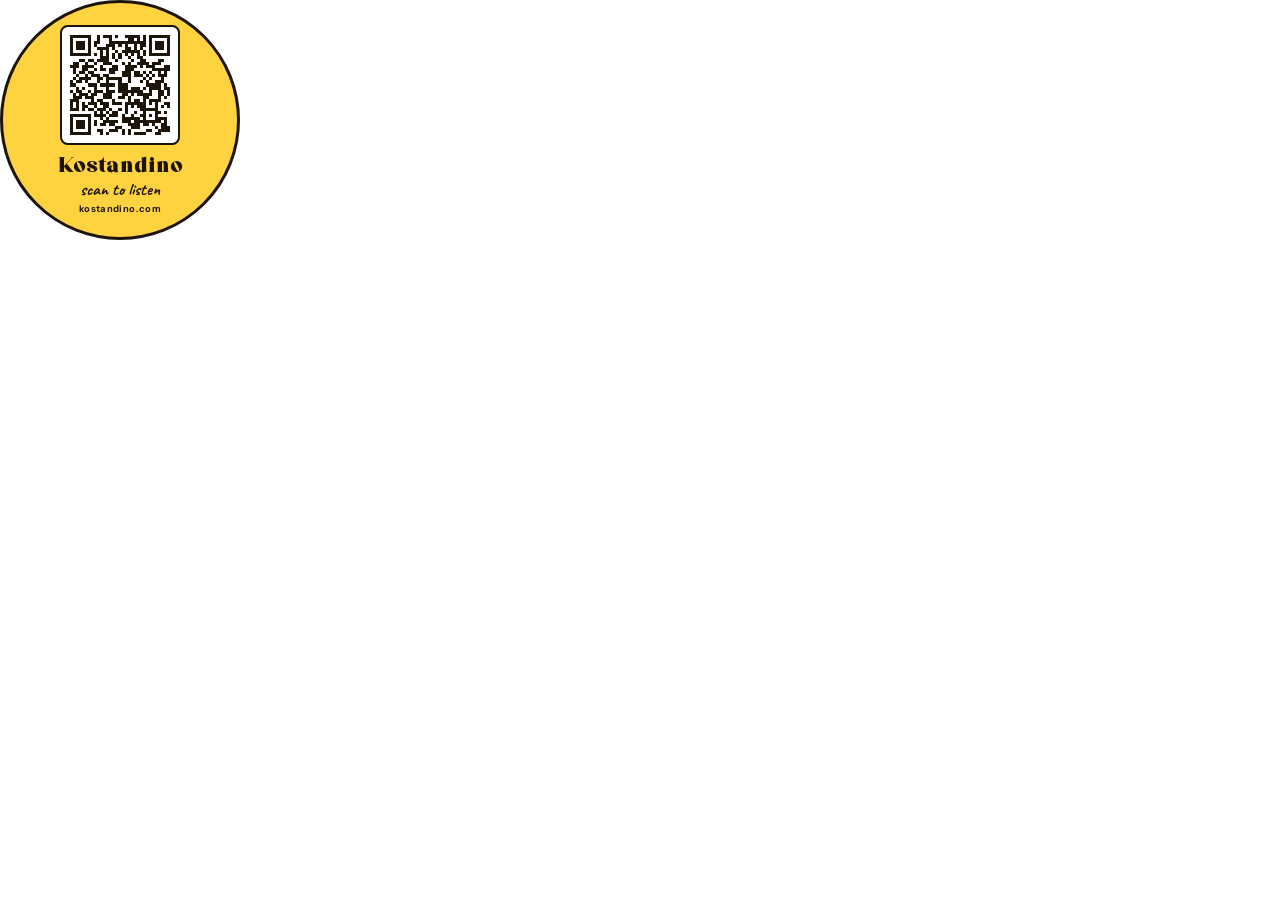
<file: print/sticker-round.html>
<!doctype html>
<html lang="en"><head><meta charset="utf-8"><title>Rabbit Hole stickers</title>
<link rel="preconnect" href="https://fonts.googleapis.com">
<link href="https://fonts.googleapis.com/css2?family=Caveat:wght@700&family=DM+Sans:opsz,wght@9..40,500;9..40,700&display=swap" rel="stylesheet">
<style>
@font-face { font-family: 'Strider'; src: url('../assets/fonts/Strider.otf') format('opentype'); }
:root { --bg:#f7ecd4; --ink:#1d1509; --pop:#ffd23f; --accent:#f2611d; }
* { box-sizing: border-box; margin: 0; }
html, body { background: #fff; -webkit-print-color-adjust: exact; print-color-adjust: exact; }
.sq { width: 3in; height: 3in; background: var(--bg); color: var(--ink); border-radius: .18in; overflow: hidden;
  display: grid; grid-template-rows: 1.55in 1fr; font-family: 'DM Sans', sans-serif; position: relative; }
.sq img { width: 100%; height: 100%; object-fit: cover; object-position: center 35%; display: block; }
.sq .bottom { display: grid; grid-template-columns: 1.1in 1fr; gap: .12in; padding: .14in .16in; align-items: center; }
.sq svg { width: 1.1in; height: 1.1in; display: block; background: #fff; padding: .07in; border: 2.5px solid var(--ink); border-radius: .08in; }
.sq .title { font-family: 'Strider', serif; font-size: 25pt; line-height: .95; }
.sq .who { font-family: 'Caveat', cursive; font-weight: 700; font-size: 15pt; line-height: 1; margin-bottom: .04in; }
.sq .scan { font-weight: 700; font-size: 7.6pt; letter-spacing: .04em; text-transform: uppercase; margin-top: .08in; }
.sq .url { font-size: 7.6pt; opacity: .75; }
.sq .new { position: absolute; top: .12in; right: -.3in; background: var(--pop); color: var(--ink); border: 2.5px solid var(--ink);
  font-family: 'Caveat', cursive; font-weight: 700; font-size: 12pt; line-height: 1; padding: .05in .45in; transform: rotate(14deg); }
.rd { width: 2.5in; height: 2.5in; border-radius: 50%; background: var(--pop); color: var(--ink); border: 3px solid var(--ink);
  display: grid; place-items: center; align-content: center; gap: .05in; font-family: 'DM Sans', sans-serif; text-align: center; }
.rd svg { width: 1.25in; height: 1.25in; display: block; background: #fff; padding: .08in; border: 2.5px solid var(--ink); border-radius: .08in; }
.rd .who { font-family: 'Strider', serif; font-size: 16pt; line-height: 1; margin-top: .06in; }
.rd .scan { font-family: 'Caveat', cursive; font-weight: 700; font-size: 13pt; line-height: 1; }
.rd .url { font-size: 7pt; font-weight: 700; letter-spacing: .04em; }
@page { size: letter; margin: 0; }
.sheet { width: 8.5in; height: 11in; page-break-after: always; display: grid; place-content: center; gap: .3in; }
.sheet.squares { grid-template-columns: repeat(2, 3in); }
.sheet.rounds { grid-template-columns: repeat(3, 2.5in); }
.single { width: max-content; }
</style></head><body>
<div class="single"><div class="rd"><svg viewBox="0 0 33 33" shape-rendering="crispEdges" xmlns="http://www.w3.org/2000/svg" class="segno"><path class="qrline" stroke="#1d1509" d="M0 0.5h7m2 0h1m1 0h3m1 0h1m2 0h5m1 0h1m1 0h7m-33 1h1m5 0h1m2 0h1m3 0h1m5 0h2m1 0h1m1 0h1m1 0h1m5 0h1m-33 1h1m1 0h3m1 0h1m1 0h2m3 0h12m1 0h1m1 0h3m1 0h1m-33 1h1m1 0h3m1 0h1m1 0h1m3 0h3m1 0h1m1 0h1m2 0h1m1 0h2m1 0h1m1 0h3m1 0h1m-33 1h1m1 0h3m1 0h1m2 0h4m1 0h1m3 0h2m1 0h1m1 0h1m2 0h1m1 0h3m1 0h1m-33 1h1m5 0h1m3 0h1m1 0h1m2 0h1m1 0h6m1 0h1m1 0h1m5 0h1m-33 1h7m1 0h1m1 0h1m1 0h1m1 0h1m1 0h1m1 0h1m1 0h1m1 0h1m1 0h1m1 0h7m-23 1h3m1 0h1m1 0h1m2 0h1m2 0h2m-21 1h2m1 0h2m1 0h4m2 0h1m4 0h1m2 0h2m4 0h2m-30 1h2m2 0h1m2 0h1m2 0h3m3 0h1m1 0h1m2 0h4m1 0h3m-30 1h3m1 0h4m2 0h1m3 0h2m2 0h4m1 0h1m1 0h3m3 0h2m-32 1h1m2 0h2m2 0h1m1 0h2m1 0h3m2 0h3m6 0h6m-32 1h1m1 0h2m1 0h2m5 0h2m2 0h3m1 0h2m1 0h1m1 0h1m2 0h1m1 0h1m-30 1h1m2 0h1m1 0h3m1 0h2m4 0h3m1 0h3m1 0h1m1 0h1m1 0h3m-31 1h1m1 0h4m2 0h2m1 0h5m2 0h1m4 0h1m1 0h1m3 0h1m-31 1h1m1 0h2m1 0h1m3 0h1m2 0h1m3 0h1m2 0h1m3 0h1m1 0h1m2 0h3m-31 1h2m4 0h3m1 0h5m1 0h3m6 0h5m1 0h1m-30 1h1m1 0h1m3 0h1m3 0h1m3 0h3m1 0h3m1 0h1m1 0h4m1 0h2m-33 1h1m1 0h2m2 0h1m1 0h3m1 0h3m1 0h8m2 0h1m2 0h2m1 0h1m-32 1h1m1 0h3m1 0h2m2 0h3m3 0h2m1 0h1m1 0h5m2 0h2m1 0h1m-32 1h3m1 0h3m3 0h3m2 0h2m1 0h1m4 0h2m3 0h1m1 0h1m-32 1h3m4 0h1m1 0h2m3 0h1m4 0h1m1 0h2m1 0h1m1 0h4m-30 1h1m1 0h1m1 0h1m1 0h3m1 0h3m1 0h3m1 0h7m1 0h1m1 0h1m2 0h2m-33 1h1m1 0h1m1 0h2m2 0h1m2 0h2m5 0h1m1 0h1m1 0h3m3 0h1m1 0h1m1 0h1m-33 1h3m1 0h1m1 0h2m1 0h3m1 0h1m2 0h1m1 0h1m4 0h6m-21 1h1m1 0h1m1 0h1m1 0h2m2 0h1m2 0h1m2 0h1m3 0h2m1 0h1m-32 1h7m1 0h4m1 0h3m1 0h1m2 0h1m2 0h2m1 0h1m1 0h1m-29 1h1m5 0h1m3 0h1m1 0h1m4 0h6m1 0h1m3 0h4m-32 1h1m1 0h3m1 0h1m1 0h1m2 0h5m1 0h3m1 0h9m1 0h1m-32 1h1m1 0h3m1 0h1m1 0h1m1 0h2m1 0h2m4 0h4m1 0h2m1 0h1m2 0h2m-32 1h1m1 0h3m1 0h1m8 0h2m3 0h3m5 0h1m1 0h3m-33 1h1m5 0h1m2 0h2m2 0h3m1 0h1m1 0h1m5 0h2m2 0h4m-33 1h7m3 0h1m1 0h1m4 0h1m1 0h1m1 0h4m3 0h2"/></svg><div class="who">Kostandino</div><div class="scan">scan to listen</div><div class="url">kostandino.com</div></div></div></body></html>
</file>
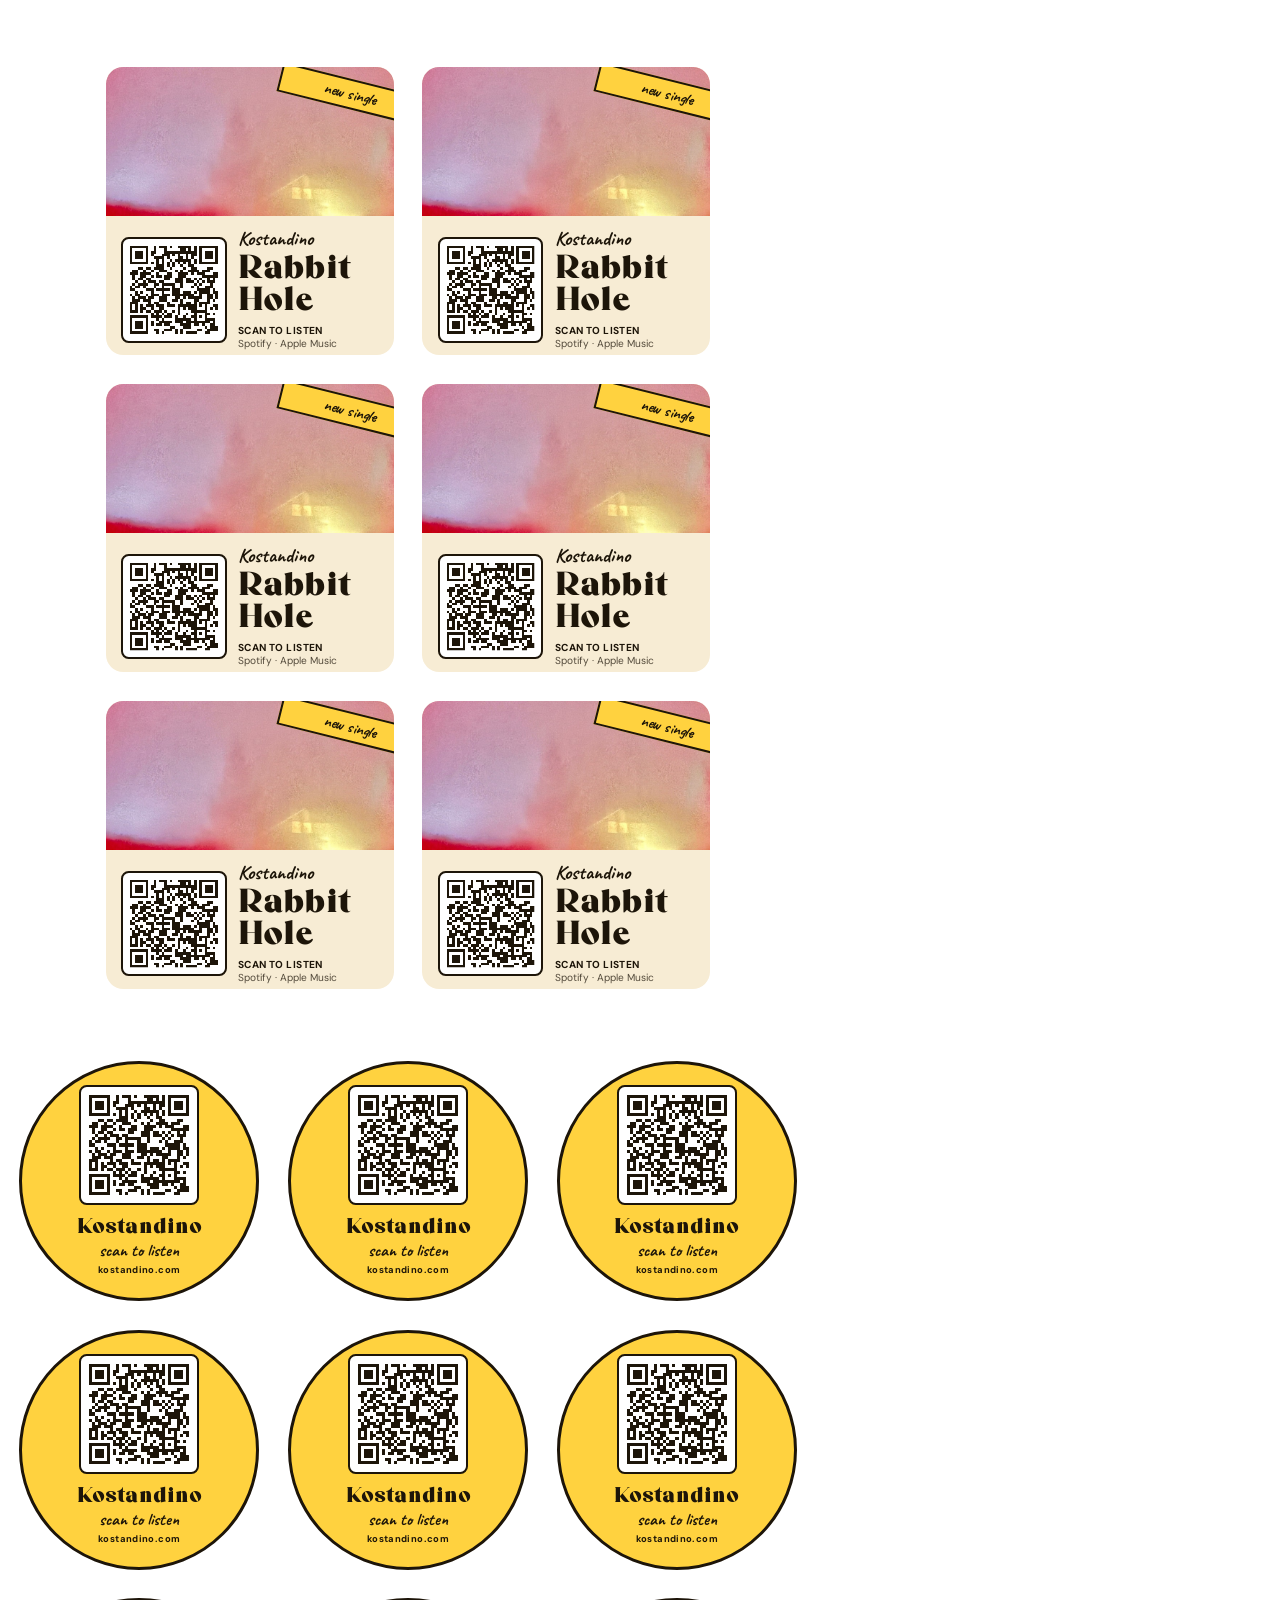
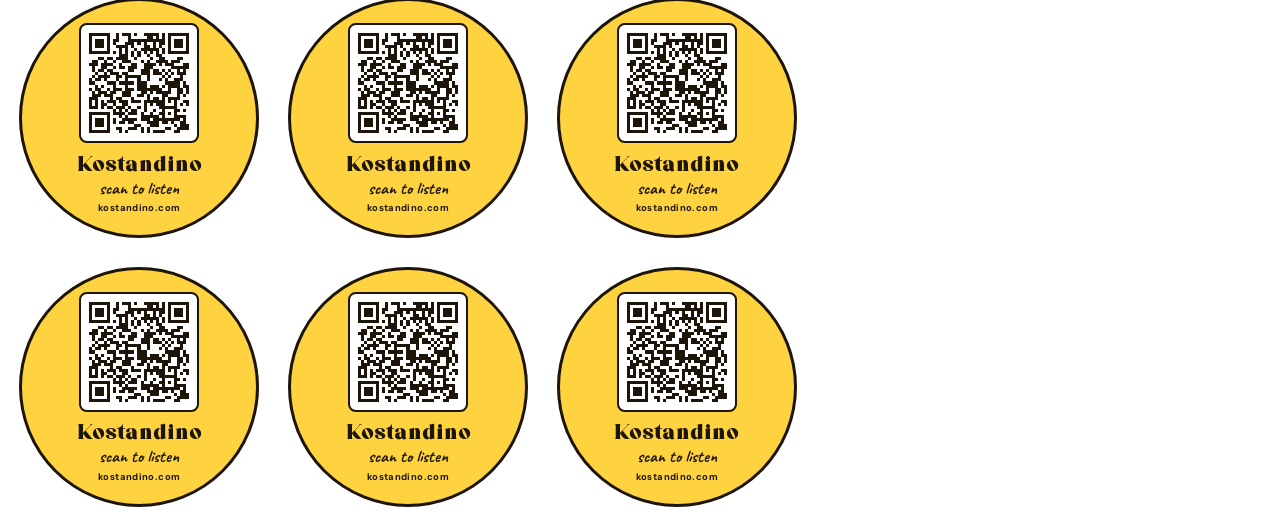
<file: print/sticker-sheet.html>
<!doctype html>
<html lang="en"><head><meta charset="utf-8"><title>Rabbit Hole stickers</title>
<link rel="preconnect" href="https://fonts.googleapis.com">
<link href="https://fonts.googleapis.com/css2?family=Caveat:wght@700&family=DM+Sans:opsz,wght@9..40,500;9..40,700&display=swap" rel="stylesheet">
<style>
@font-face { font-family: 'Strider'; src: url('../assets/fonts/Strider.otf') format('opentype'); }
:root { --bg:#f7ecd4; --ink:#1d1509; --pop:#ffd23f; --accent:#f2611d; }
* { box-sizing: border-box; margin: 0; }
html, body { background: #fff; -webkit-print-color-adjust: exact; print-color-adjust: exact; }
.sq { width: 3in; height: 3in; background: var(--bg); color: var(--ink); border-radius: .18in; overflow: hidden;
  display: grid; grid-template-rows: 1.55in 1fr; font-family: 'DM Sans', sans-serif; position: relative; }
.sq img { width: 100%; height: 100%; object-fit: cover; object-position: center 35%; display: block; }
.sq .bottom { display: grid; grid-template-columns: 1.1in 1fr; gap: .12in; padding: .14in .16in; align-items: center; }
.sq svg { width: 1.1in; height: 1.1in; display: block; background: #fff; padding: .07in; border: 2.5px solid var(--ink); border-radius: .08in; }
.sq .title { font-family: 'Strider', serif; font-size: 25pt; line-height: .95; }
.sq .who { font-family: 'Caveat', cursive; font-weight: 700; font-size: 15pt; line-height: 1; margin-bottom: .04in; }
.sq .scan { font-weight: 700; font-size: 7.6pt; letter-spacing: .04em; text-transform: uppercase; margin-top: .08in; }
.sq .url { font-size: 7.6pt; opacity: .75; }
.sq .new { position: absolute; top: .12in; right: -.3in; background: var(--pop); color: var(--ink); border: 2.5px solid var(--ink);
  font-family: 'Caveat', cursive; font-weight: 700; font-size: 12pt; line-height: 1; padding: .05in .45in; transform: rotate(14deg); }
.rd { width: 2.5in; height: 2.5in; border-radius: 50%; background: var(--pop); color: var(--ink); border: 3px solid var(--ink);
  display: grid; place-items: center; align-content: center; gap: .05in; font-family: 'DM Sans', sans-serif; text-align: center; }
.rd svg { width: 1.25in; height: 1.25in; display: block; background: #fff; padding: .08in; border: 2.5px solid var(--ink); border-radius: .08in; }
.rd .who { font-family: 'Strider', serif; font-size: 16pt; line-height: 1; margin-top: .06in; }
.rd .scan { font-family: 'Caveat', cursive; font-weight: 700; font-size: 13pt; line-height: 1; }
.rd .url { font-size: 7pt; font-weight: 700; letter-spacing: .04em; }
@page { size: letter; margin: 0; }
.sheet { width: 8.5in; height: 11in; page-break-after: always; display: grid; place-content: center; gap: .3in; }
.sheet.squares { grid-template-columns: repeat(2, 3in); }
.sheet.rounds { grid-template-columns: repeat(3, 2.5in); }
.single { width: max-content; }
</style></head><body>
<div class="sheet squares"><div class="sq"><img src="../assets/img/covers/rabbit-hole.jpg" alt="">
  <span class="new">new single</span>
  <div class="bottom"><svg viewBox="0 0 33 33" shape-rendering="crispEdges" xmlns="http://www.w3.org/2000/svg" class="segno"><path class="qrline" stroke="#1d1509" d="M0 0.5h7m2 0h1m1 0h3m1 0h1m2 0h5m1 0h1m1 0h7m-33 1h1m5 0h1m2 0h1m3 0h1m5 0h2m1 0h1m1 0h1m1 0h1m5 0h1m-33 1h1m1 0h3m1 0h1m1 0h2m3 0h12m1 0h1m1 0h3m1 0h1m-33 1h1m1 0h3m1 0h1m1 0h1m3 0h3m1 0h1m1 0h1m2 0h1m1 0h2m1 0h1m1 0h3m1 0h1m-33 1h1m1 0h3m1 0h1m2 0h4m1 0h1m3 0h2m1 0h1m1 0h1m2 0h1m1 0h3m1 0h1m-33 1h1m5 0h1m3 0h1m1 0h1m2 0h1m1 0h6m1 0h1m1 0h1m5 0h1m-33 1h7m1 0h1m1 0h1m1 0h1m1 0h1m1 0h1m1 0h1m1 0h1m1 0h1m1 0h1m1 0h7m-23 1h3m1 0h1m1 0h1m2 0h1m2 0h2m-21 1h2m1 0h2m1 0h4m2 0h1m4 0h1m2 0h2m4 0h2m-30 1h2m2 0h1m2 0h1m2 0h3m3 0h1m1 0h1m2 0h4m1 0h3m-30 1h3m1 0h4m2 0h1m3 0h2m2 0h4m1 0h1m1 0h3m3 0h2m-32 1h1m2 0h2m2 0h1m1 0h2m1 0h3m2 0h3m6 0h6m-32 1h1m1 0h2m1 0h2m5 0h2m2 0h3m1 0h2m1 0h1m1 0h1m2 0h1m1 0h1m-30 1h1m2 0h1m1 0h3m1 0h2m4 0h3m1 0h3m1 0h1m1 0h1m1 0h3m-31 1h1m1 0h4m2 0h2m1 0h5m2 0h1m4 0h1m1 0h1m3 0h1m-31 1h1m1 0h2m1 0h1m3 0h1m2 0h1m3 0h1m2 0h1m3 0h1m1 0h1m2 0h3m-31 1h2m4 0h3m1 0h5m1 0h3m6 0h5m1 0h1m-30 1h1m1 0h1m3 0h1m3 0h1m3 0h3m1 0h3m1 0h1m1 0h4m1 0h2m-33 1h1m1 0h2m2 0h1m1 0h3m1 0h3m1 0h8m2 0h1m2 0h2m1 0h1m-32 1h1m1 0h3m1 0h2m2 0h3m3 0h2m1 0h1m1 0h5m2 0h2m1 0h1m-32 1h3m1 0h3m3 0h3m2 0h2m1 0h1m4 0h2m3 0h1m1 0h1m-32 1h3m4 0h1m1 0h2m3 0h1m4 0h1m1 0h2m1 0h1m1 0h4m-30 1h1m1 0h1m1 0h1m1 0h3m1 0h3m1 0h3m1 0h7m1 0h1m1 0h1m2 0h2m-33 1h1m1 0h1m1 0h2m2 0h1m2 0h2m5 0h1m1 0h1m1 0h3m3 0h1m1 0h1m1 0h1m-33 1h3m1 0h1m1 0h2m1 0h3m1 0h1m2 0h1m1 0h1m4 0h6m-21 1h1m1 0h1m1 0h1m1 0h2m2 0h1m2 0h1m2 0h1m3 0h2m1 0h1m-32 1h7m1 0h4m1 0h3m1 0h1m2 0h1m2 0h2m1 0h1m1 0h1m-29 1h1m5 0h1m3 0h1m1 0h1m4 0h6m1 0h1m3 0h4m-32 1h1m1 0h3m1 0h1m1 0h1m2 0h5m1 0h3m1 0h9m1 0h1m-32 1h1m1 0h3m1 0h1m1 0h1m1 0h2m1 0h2m4 0h4m1 0h2m1 0h1m2 0h2m-32 1h1m1 0h3m1 0h1m8 0h2m3 0h3m5 0h1m1 0h3m-33 1h1m5 0h1m2 0h2m2 0h3m1 0h1m1 0h1m5 0h2m2 0h4m-33 1h7m3 0h1m1 0h1m4 0h1m1 0h1m1 0h4m3 0h2"/></svg><div><div class="who">Kostandino</div><div class="title">Rabbit Hole</div>
  <div class="scan">Scan to listen</div><div class="url">Spotify · Apple Music</div></div></div></div><div class="sq"><img src="../assets/img/covers/rabbit-hole.jpg" alt="">
  <span class="new">new single</span>
  <div class="bottom"><svg viewBox="0 0 33 33" shape-rendering="crispEdges" xmlns="http://www.w3.org/2000/svg" class="segno"><path class="qrline" stroke="#1d1509" d="M0 0.5h7m2 0h1m1 0h3m1 0h1m2 0h5m1 0h1m1 0h7m-33 1h1m5 0h1m2 0h1m3 0h1m5 0h2m1 0h1m1 0h1m1 0h1m5 0h1m-33 1h1m1 0h3m1 0h1m1 0h2m3 0h12m1 0h1m1 0h3m1 0h1m-33 1h1m1 0h3m1 0h1m1 0h1m3 0h3m1 0h1m1 0h1m2 0h1m1 0h2m1 0h1m1 0h3m1 0h1m-33 1h1m1 0h3m1 0h1m2 0h4m1 0h1m3 0h2m1 0h1m1 0h1m2 0h1m1 0h3m1 0h1m-33 1h1m5 0h1m3 0h1m1 0h1m2 0h1m1 0h6m1 0h1m1 0h1m5 0h1m-33 1h7m1 0h1m1 0h1m1 0h1m1 0h1m1 0h1m1 0h1m1 0h1m1 0h1m1 0h1m1 0h7m-23 1h3m1 0h1m1 0h1m2 0h1m2 0h2m-21 1h2m1 0h2m1 0h4m2 0h1m4 0h1m2 0h2m4 0h2m-30 1h2m2 0h1m2 0h1m2 0h3m3 0h1m1 0h1m2 0h4m1 0h3m-30 1h3m1 0h4m2 0h1m3 0h2m2 0h4m1 0h1m1 0h3m3 0h2m-32 1h1m2 0h2m2 0h1m1 0h2m1 0h3m2 0h3m6 0h6m-32 1h1m1 0h2m1 0h2m5 0h2m2 0h3m1 0h2m1 0h1m1 0h1m2 0h1m1 0h1m-30 1h1m2 0h1m1 0h3m1 0h2m4 0h3m1 0h3m1 0h1m1 0h1m1 0h3m-31 1h1m1 0h4m2 0h2m1 0h5m2 0h1m4 0h1m1 0h1m3 0h1m-31 1h1m1 0h2m1 0h1m3 0h1m2 0h1m3 0h1m2 0h1m3 0h1m1 0h1m2 0h3m-31 1h2m4 0h3m1 0h5m1 0h3m6 0h5m1 0h1m-30 1h1m1 0h1m3 0h1m3 0h1m3 0h3m1 0h3m1 0h1m1 0h4m1 0h2m-33 1h1m1 0h2m2 0h1m1 0h3m1 0h3m1 0h8m2 0h1m2 0h2m1 0h1m-32 1h1m1 0h3m1 0h2m2 0h3m3 0h2m1 0h1m1 0h5m2 0h2m1 0h1m-32 1h3m1 0h3m3 0h3m2 0h2m1 0h1m4 0h2m3 0h1m1 0h1m-32 1h3m4 0h1m1 0h2m3 0h1m4 0h1m1 0h2m1 0h1m1 0h4m-30 1h1m1 0h1m1 0h1m1 0h3m1 0h3m1 0h3m1 0h7m1 0h1m1 0h1m2 0h2m-33 1h1m1 0h1m1 0h2m2 0h1m2 0h2m5 0h1m1 0h1m1 0h3m3 0h1m1 0h1m1 0h1m-33 1h3m1 0h1m1 0h2m1 0h3m1 0h1m2 0h1m1 0h1m4 0h6m-21 1h1m1 0h1m1 0h1m1 0h2m2 0h1m2 0h1m2 0h1m3 0h2m1 0h1m-32 1h7m1 0h4m1 0h3m1 0h1m2 0h1m2 0h2m1 0h1m1 0h1m-29 1h1m5 0h1m3 0h1m1 0h1m4 0h6m1 0h1m3 0h4m-32 1h1m1 0h3m1 0h1m1 0h1m2 0h5m1 0h3m1 0h9m1 0h1m-32 1h1m1 0h3m1 0h1m1 0h1m1 0h2m1 0h2m4 0h4m1 0h2m1 0h1m2 0h2m-32 1h1m1 0h3m1 0h1m8 0h2m3 0h3m5 0h1m1 0h3m-33 1h1m5 0h1m2 0h2m2 0h3m1 0h1m1 0h1m5 0h2m2 0h4m-33 1h7m3 0h1m1 0h1m4 0h1m1 0h1m1 0h4m3 0h2"/></svg><div><div class="who">Kostandino</div><div class="title">Rabbit Hole</div>
  <div class="scan">Scan to listen</div><div class="url">Spotify · Apple Music</div></div></div></div><div class="sq"><img src="../assets/img/covers/rabbit-hole.jpg" alt="">
  <span class="new">new single</span>
  <div class="bottom"><svg viewBox="0 0 33 33" shape-rendering="crispEdges" xmlns="http://www.w3.org/2000/svg" class="segno"><path class="qrline" stroke="#1d1509" d="M0 0.5h7m2 0h1m1 0h3m1 0h1m2 0h5m1 0h1m1 0h7m-33 1h1m5 0h1m2 0h1m3 0h1m5 0h2m1 0h1m1 0h1m1 0h1m5 0h1m-33 1h1m1 0h3m1 0h1m1 0h2m3 0h12m1 0h1m1 0h3m1 0h1m-33 1h1m1 0h3m1 0h1m1 0h1m3 0h3m1 0h1m1 0h1m2 0h1m1 0h2m1 0h1m1 0h3m1 0h1m-33 1h1m1 0h3m1 0h1m2 0h4m1 0h1m3 0h2m1 0h1m1 0h1m2 0h1m1 0h3m1 0h1m-33 1h1m5 0h1m3 0h1m1 0h1m2 0h1m1 0h6m1 0h1m1 0h1m5 0h1m-33 1h7m1 0h1m1 0h1m1 0h1m1 0h1m1 0h1m1 0h1m1 0h1m1 0h1m1 0h1m1 0h7m-23 1h3m1 0h1m1 0h1m2 0h1m2 0h2m-21 1h2m1 0h2m1 0h4m2 0h1m4 0h1m2 0h2m4 0h2m-30 1h2m2 0h1m2 0h1m2 0h3m3 0h1m1 0h1m2 0h4m1 0h3m-30 1h3m1 0h4m2 0h1m3 0h2m2 0h4m1 0h1m1 0h3m3 0h2m-32 1h1m2 0h2m2 0h1m1 0h2m1 0h3m2 0h3m6 0h6m-32 1h1m1 0h2m1 0h2m5 0h2m2 0h3m1 0h2m1 0h1m1 0h1m2 0h1m1 0h1m-30 1h1m2 0h1m1 0h3m1 0h2m4 0h3m1 0h3m1 0h1m1 0h1m1 0h3m-31 1h1m1 0h4m2 0h2m1 0h5m2 0h1m4 0h1m1 0h1m3 0h1m-31 1h1m1 0h2m1 0h1m3 0h1m2 0h1m3 0h1m2 0h1m3 0h1m1 0h1m2 0h3m-31 1h2m4 0h3m1 0h5m1 0h3m6 0h5m1 0h1m-30 1h1m1 0h1m3 0h1m3 0h1m3 0h3m1 0h3m1 0h1m1 0h4m1 0h2m-33 1h1m1 0h2m2 0h1m1 0h3m1 0h3m1 0h8m2 0h1m2 0h2m1 0h1m-32 1h1m1 0h3m1 0h2m2 0h3m3 0h2m1 0h1m1 0h5m2 0h2m1 0h1m-32 1h3m1 0h3m3 0h3m2 0h2m1 0h1m4 0h2m3 0h1m1 0h1m-32 1h3m4 0h1m1 0h2m3 0h1m4 0h1m1 0h2m1 0h1m1 0h4m-30 1h1m1 0h1m1 0h1m1 0h3m1 0h3m1 0h3m1 0h7m1 0h1m1 0h1m2 0h2m-33 1h1m1 0h1m1 0h2m2 0h1m2 0h2m5 0h1m1 0h1m1 0h3m3 0h1m1 0h1m1 0h1m-33 1h3m1 0h1m1 0h2m1 0h3m1 0h1m2 0h1m1 0h1m4 0h6m-21 1h1m1 0h1m1 0h1m1 0h2m2 0h1m2 0h1m2 0h1m3 0h2m1 0h1m-32 1h7m1 0h4m1 0h3m1 0h1m2 0h1m2 0h2m1 0h1m1 0h1m-29 1h1m5 0h1m3 0h1m1 0h1m4 0h6m1 0h1m3 0h4m-32 1h1m1 0h3m1 0h1m1 0h1m2 0h5m1 0h3m1 0h9m1 0h1m-32 1h1m1 0h3m1 0h1m1 0h1m1 0h2m1 0h2m4 0h4m1 0h2m1 0h1m2 0h2m-32 1h1m1 0h3m1 0h1m8 0h2m3 0h3m5 0h1m1 0h3m-33 1h1m5 0h1m2 0h2m2 0h3m1 0h1m1 0h1m5 0h2m2 0h4m-33 1h7m3 0h1m1 0h1m4 0h1m1 0h1m1 0h4m3 0h2"/></svg><div><div class="who">Kostandino</div><div class="title">Rabbit Hole</div>
  <div class="scan">Scan to listen</div><div class="url">Spotify · Apple Music</div></div></div></div><div class="sq"><img src="../assets/img/covers/rabbit-hole.jpg" alt="">
  <span class="new">new single</span>
  <div class="bottom"><svg viewBox="0 0 33 33" shape-rendering="crispEdges" xmlns="http://www.w3.org/2000/svg" class="segno"><path class="qrline" stroke="#1d1509" d="M0 0.5h7m2 0h1m1 0h3m1 0h1m2 0h5m1 0h1m1 0h7m-33 1h1m5 0h1m2 0h1m3 0h1m5 0h2m1 0h1m1 0h1m1 0h1m5 0h1m-33 1h1m1 0h3m1 0h1m1 0h2m3 0h12m1 0h1m1 0h3m1 0h1m-33 1h1m1 0h3m1 0h1m1 0h1m3 0h3m1 0h1m1 0h1m2 0h1m1 0h2m1 0h1m1 0h3m1 0h1m-33 1h1m1 0h3m1 0h1m2 0h4m1 0h1m3 0h2m1 0h1m1 0h1m2 0h1m1 0h3m1 0h1m-33 1h1m5 0h1m3 0h1m1 0h1m2 0h1m1 0h6m1 0h1m1 0h1m5 0h1m-33 1h7m1 0h1m1 0h1m1 0h1m1 0h1m1 0h1m1 0h1m1 0h1m1 0h1m1 0h1m1 0h7m-23 1h3m1 0h1m1 0h1m2 0h1m2 0h2m-21 1h2m1 0h2m1 0h4m2 0h1m4 0h1m2 0h2m4 0h2m-30 1h2m2 0h1m2 0h1m2 0h3m3 0h1m1 0h1m2 0h4m1 0h3m-30 1h3m1 0h4m2 0h1m3 0h2m2 0h4m1 0h1m1 0h3m3 0h2m-32 1h1m2 0h2m2 0h1m1 0h2m1 0h3m2 0h3m6 0h6m-32 1h1m1 0h2m1 0h2m5 0h2m2 0h3m1 0h2m1 0h1m1 0h1m2 0h1m1 0h1m-30 1h1m2 0h1m1 0h3m1 0h2m4 0h3m1 0h3m1 0h1m1 0h1m1 0h3m-31 1h1m1 0h4m2 0h2m1 0h5m2 0h1m4 0h1m1 0h1m3 0h1m-31 1h1m1 0h2m1 0h1m3 0h1m2 0h1m3 0h1m2 0h1m3 0h1m1 0h1m2 0h3m-31 1h2m4 0h3m1 0h5m1 0h3m6 0h5m1 0h1m-30 1h1m1 0h1m3 0h1m3 0h1m3 0h3m1 0h3m1 0h1m1 0h4m1 0h2m-33 1h1m1 0h2m2 0h1m1 0h3m1 0h3m1 0h8m2 0h1m2 0h2m1 0h1m-32 1h1m1 0h3m1 0h2m2 0h3m3 0h2m1 0h1m1 0h5m2 0h2m1 0h1m-32 1h3m1 0h3m3 0h3m2 0h2m1 0h1m4 0h2m3 0h1m1 0h1m-32 1h3m4 0h1m1 0h2m3 0h1m4 0h1m1 0h2m1 0h1m1 0h4m-30 1h1m1 0h1m1 0h1m1 0h3m1 0h3m1 0h3m1 0h7m1 0h1m1 0h1m2 0h2m-33 1h1m1 0h1m1 0h2m2 0h1m2 0h2m5 0h1m1 0h1m1 0h3m3 0h1m1 0h1m1 0h1m-33 1h3m1 0h1m1 0h2m1 0h3m1 0h1m2 0h1m1 0h1m4 0h6m-21 1h1m1 0h1m1 0h1m1 0h2m2 0h1m2 0h1m2 0h1m3 0h2m1 0h1m-32 1h7m1 0h4m1 0h3m1 0h1m2 0h1m2 0h2m1 0h1m1 0h1m-29 1h1m5 0h1m3 0h1m1 0h1m4 0h6m1 0h1m3 0h4m-32 1h1m1 0h3m1 0h1m1 0h1m2 0h5m1 0h3m1 0h9m1 0h1m-32 1h1m1 0h3m1 0h1m1 0h1m1 0h2m1 0h2m4 0h4m1 0h2m1 0h1m2 0h2m-32 1h1m1 0h3m1 0h1m8 0h2m3 0h3m5 0h1m1 0h3m-33 1h1m5 0h1m2 0h2m2 0h3m1 0h1m1 0h1m5 0h2m2 0h4m-33 1h7m3 0h1m1 0h1m4 0h1m1 0h1m1 0h4m3 0h2"/></svg><div><div class="who">Kostandino</div><div class="title">Rabbit Hole</div>
  <div class="scan">Scan to listen</div><div class="url">Spotify · Apple Music</div></div></div></div><div class="sq"><img src="../assets/img/covers/rabbit-hole.jpg" alt="">
  <span class="new">new single</span>
  <div class="bottom"><svg viewBox="0 0 33 33" shape-rendering="crispEdges" xmlns="http://www.w3.org/2000/svg" class="segno"><path class="qrline" stroke="#1d1509" d="M0 0.5h7m2 0h1m1 0h3m1 0h1m2 0h5m1 0h1m1 0h7m-33 1h1m5 0h1m2 0h1m3 0h1m5 0h2m1 0h1m1 0h1m1 0h1m5 0h1m-33 1h1m1 0h3m1 0h1m1 0h2m3 0h12m1 0h1m1 0h3m1 0h1m-33 1h1m1 0h3m1 0h1m1 0h1m3 0h3m1 0h1m1 0h1m2 0h1m1 0h2m1 0h1m1 0h3m1 0h1m-33 1h1m1 0h3m1 0h1m2 0h4m1 0h1m3 0h2m1 0h1m1 0h1m2 0h1m1 0h3m1 0h1m-33 1h1m5 0h1m3 0h1m1 0h1m2 0h1m1 0h6m1 0h1m1 0h1m5 0h1m-33 1h7m1 0h1m1 0h1m1 0h1m1 0h1m1 0h1m1 0h1m1 0h1m1 0h1m1 0h1m1 0h7m-23 1h3m1 0h1m1 0h1m2 0h1m2 0h2m-21 1h2m1 0h2m1 0h4m2 0h1m4 0h1m2 0h2m4 0h2m-30 1h2m2 0h1m2 0h1m2 0h3m3 0h1m1 0h1m2 0h4m1 0h3m-30 1h3m1 0h4m2 0h1m3 0h2m2 0h4m1 0h1m1 0h3m3 0h2m-32 1h1m2 0h2m2 0h1m1 0h2m1 0h3m2 0h3m6 0h6m-32 1h1m1 0h2m1 0h2m5 0h2m2 0h3m1 0h2m1 0h1m1 0h1m2 0h1m1 0h1m-30 1h1m2 0h1m1 0h3m1 0h2m4 0h3m1 0h3m1 0h1m1 0h1m1 0h3m-31 1h1m1 0h4m2 0h2m1 0h5m2 0h1m4 0h1m1 0h1m3 0h1m-31 1h1m1 0h2m1 0h1m3 0h1m2 0h1m3 0h1m2 0h1m3 0h1m1 0h1m2 0h3m-31 1h2m4 0h3m1 0h5m1 0h3m6 0h5m1 0h1m-30 1h1m1 0h1m3 0h1m3 0h1m3 0h3m1 0h3m1 0h1m1 0h4m1 0h2m-33 1h1m1 0h2m2 0h1m1 0h3m1 0h3m1 0h8m2 0h1m2 0h2m1 0h1m-32 1h1m1 0h3m1 0h2m2 0h3m3 0h2m1 0h1m1 0h5m2 0h2m1 0h1m-32 1h3m1 0h3m3 0h3m2 0h2m1 0h1m4 0h2m3 0h1m1 0h1m-32 1h3m4 0h1m1 0h2m3 0h1m4 0h1m1 0h2m1 0h1m1 0h4m-30 1h1m1 0h1m1 0h1m1 0h3m1 0h3m1 0h3m1 0h7m1 0h1m1 0h1m2 0h2m-33 1h1m1 0h1m1 0h2m2 0h1m2 0h2m5 0h1m1 0h1m1 0h3m3 0h1m1 0h1m1 0h1m-33 1h3m1 0h1m1 0h2m1 0h3m1 0h1m2 0h1m1 0h1m4 0h6m-21 1h1m1 0h1m1 0h1m1 0h2m2 0h1m2 0h1m2 0h1m3 0h2m1 0h1m-32 1h7m1 0h4m1 0h3m1 0h1m2 0h1m2 0h2m1 0h1m1 0h1m-29 1h1m5 0h1m3 0h1m1 0h1m4 0h6m1 0h1m3 0h4m-32 1h1m1 0h3m1 0h1m1 0h1m2 0h5m1 0h3m1 0h9m1 0h1m-32 1h1m1 0h3m1 0h1m1 0h1m1 0h2m1 0h2m4 0h4m1 0h2m1 0h1m2 0h2m-32 1h1m1 0h3m1 0h1m8 0h2m3 0h3m5 0h1m1 0h3m-33 1h1m5 0h1m2 0h2m2 0h3m1 0h1m1 0h1m5 0h2m2 0h4m-33 1h7m3 0h1m1 0h1m4 0h1m1 0h1m1 0h4m3 0h2"/></svg><div><div class="who">Kostandino</div><div class="title">Rabbit Hole</div>
  <div class="scan">Scan to listen</div><div class="url">Spotify · Apple Music</div></div></div></div><div class="sq"><img src="../assets/img/covers/rabbit-hole.jpg" alt="">
  <span class="new">new single</span>
  <div class="bottom"><svg viewBox="0 0 33 33" shape-rendering="crispEdges" xmlns="http://www.w3.org/2000/svg" class="segno"><path class="qrline" stroke="#1d1509" d="M0 0.5h7m2 0h1m1 0h3m1 0h1m2 0h5m1 0h1m1 0h7m-33 1h1m5 0h1m2 0h1m3 0h1m5 0h2m1 0h1m1 0h1m1 0h1m5 0h1m-33 1h1m1 0h3m1 0h1m1 0h2m3 0h12m1 0h1m1 0h3m1 0h1m-33 1h1m1 0h3m1 0h1m1 0h1m3 0h3m1 0h1m1 0h1m2 0h1m1 0h2m1 0h1m1 0h3m1 0h1m-33 1h1m1 0h3m1 0h1m2 0h4m1 0h1m3 0h2m1 0h1m1 0h1m2 0h1m1 0h3m1 0h1m-33 1h1m5 0h1m3 0h1m1 0h1m2 0h1m1 0h6m1 0h1m1 0h1m5 0h1m-33 1h7m1 0h1m1 0h1m1 0h1m1 0h1m1 0h1m1 0h1m1 0h1m1 0h1m1 0h1m1 0h7m-23 1h3m1 0h1m1 0h1m2 0h1m2 0h2m-21 1h2m1 0h2m1 0h4m2 0h1m4 0h1m2 0h2m4 0h2m-30 1h2m2 0h1m2 0h1m2 0h3m3 0h1m1 0h1m2 0h4m1 0h3m-30 1h3m1 0h4m2 0h1m3 0h2m2 0h4m1 0h1m1 0h3m3 0h2m-32 1h1m2 0h2m2 0h1m1 0h2m1 0h3m2 0h3m6 0h6m-32 1h1m1 0h2m1 0h2m5 0h2m2 0h3m1 0h2m1 0h1m1 0h1m2 0h1m1 0h1m-30 1h1m2 0h1m1 0h3m1 0h2m4 0h3m1 0h3m1 0h1m1 0h1m1 0h3m-31 1h1m1 0h4m2 0h2m1 0h5m2 0h1m4 0h1m1 0h1m3 0h1m-31 1h1m1 0h2m1 0h1m3 0h1m2 0h1m3 0h1m2 0h1m3 0h1m1 0h1m2 0h3m-31 1h2m4 0h3m1 0h5m1 0h3m6 0h5m1 0h1m-30 1h1m1 0h1m3 0h1m3 0h1m3 0h3m1 0h3m1 0h1m1 0h4m1 0h2m-33 1h1m1 0h2m2 0h1m1 0h3m1 0h3m1 0h8m2 0h1m2 0h2m1 0h1m-32 1h1m1 0h3m1 0h2m2 0h3m3 0h2m1 0h1m1 0h5m2 0h2m1 0h1m-32 1h3m1 0h3m3 0h3m2 0h2m1 0h1m4 0h2m3 0h1m1 0h1m-32 1h3m4 0h1m1 0h2m3 0h1m4 0h1m1 0h2m1 0h1m1 0h4m-30 1h1m1 0h1m1 0h1m1 0h3m1 0h3m1 0h3m1 0h7m1 0h1m1 0h1m2 0h2m-33 1h1m1 0h1m1 0h2m2 0h1m2 0h2m5 0h1m1 0h1m1 0h3m3 0h1m1 0h1m1 0h1m-33 1h3m1 0h1m1 0h2m1 0h3m1 0h1m2 0h1m1 0h1m4 0h6m-21 1h1m1 0h1m1 0h1m1 0h2m2 0h1m2 0h1m2 0h1m3 0h2m1 0h1m-32 1h7m1 0h4m1 0h3m1 0h1m2 0h1m2 0h2m1 0h1m1 0h1m-29 1h1m5 0h1m3 0h1m1 0h1m4 0h6m1 0h1m3 0h4m-32 1h1m1 0h3m1 0h1m1 0h1m2 0h5m1 0h3m1 0h9m1 0h1m-32 1h1m1 0h3m1 0h1m1 0h1m1 0h2m1 0h2m4 0h4m1 0h2m1 0h1m2 0h2m-32 1h1m1 0h3m1 0h1m8 0h2m3 0h3m5 0h1m1 0h3m-33 1h1m5 0h1m2 0h2m2 0h3m1 0h1m1 0h1m5 0h2m2 0h4m-33 1h7m3 0h1m1 0h1m4 0h1m1 0h1m1 0h4m3 0h2"/></svg><div><div class="who">Kostandino</div><div class="title">Rabbit Hole</div>
  <div class="scan">Scan to listen</div><div class="url">Spotify · Apple Music</div></div></div></div></div><div class="sheet rounds"><div class="rd"><svg viewBox="0 0 33 33" shape-rendering="crispEdges" xmlns="http://www.w3.org/2000/svg" class="segno"><path class="qrline" stroke="#1d1509" d="M0 0.5h7m2 0h1m1 0h3m1 0h1m2 0h5m1 0h1m1 0h7m-33 1h1m5 0h1m2 0h1m3 0h1m5 0h2m1 0h1m1 0h1m1 0h1m5 0h1m-33 1h1m1 0h3m1 0h1m1 0h2m3 0h12m1 0h1m1 0h3m1 0h1m-33 1h1m1 0h3m1 0h1m1 0h1m3 0h3m1 0h1m1 0h1m2 0h1m1 0h2m1 0h1m1 0h3m1 0h1m-33 1h1m1 0h3m1 0h1m2 0h4m1 0h1m3 0h2m1 0h1m1 0h1m2 0h1m1 0h3m1 0h1m-33 1h1m5 0h1m3 0h1m1 0h1m2 0h1m1 0h6m1 0h1m1 0h1m5 0h1m-33 1h7m1 0h1m1 0h1m1 0h1m1 0h1m1 0h1m1 0h1m1 0h1m1 0h1m1 0h1m1 0h7m-23 1h3m1 0h1m1 0h1m2 0h1m2 0h2m-21 1h2m1 0h2m1 0h4m2 0h1m4 0h1m2 0h2m4 0h2m-30 1h2m2 0h1m2 0h1m2 0h3m3 0h1m1 0h1m2 0h4m1 0h3m-30 1h3m1 0h4m2 0h1m3 0h2m2 0h4m1 0h1m1 0h3m3 0h2m-32 1h1m2 0h2m2 0h1m1 0h2m1 0h3m2 0h3m6 0h6m-32 1h1m1 0h2m1 0h2m5 0h2m2 0h3m1 0h2m1 0h1m1 0h1m2 0h1m1 0h1m-30 1h1m2 0h1m1 0h3m1 0h2m4 0h3m1 0h3m1 0h1m1 0h1m1 0h3m-31 1h1m1 0h4m2 0h2m1 0h5m2 0h1m4 0h1m1 0h1m3 0h1m-31 1h1m1 0h2m1 0h1m3 0h1m2 0h1m3 0h1m2 0h1m3 0h1m1 0h1m2 0h3m-31 1h2m4 0h3m1 0h5m1 0h3m6 0h5m1 0h1m-30 1h1m1 0h1m3 0h1m3 0h1m3 0h3m1 0h3m1 0h1m1 0h4m1 0h2m-33 1h1m1 0h2m2 0h1m1 0h3m1 0h3m1 0h8m2 0h1m2 0h2m1 0h1m-32 1h1m1 0h3m1 0h2m2 0h3m3 0h2m1 0h1m1 0h5m2 0h2m1 0h1m-32 1h3m1 0h3m3 0h3m2 0h2m1 0h1m4 0h2m3 0h1m1 0h1m-32 1h3m4 0h1m1 0h2m3 0h1m4 0h1m1 0h2m1 0h1m1 0h4m-30 1h1m1 0h1m1 0h1m1 0h3m1 0h3m1 0h3m1 0h7m1 0h1m1 0h1m2 0h2m-33 1h1m1 0h1m1 0h2m2 0h1m2 0h2m5 0h1m1 0h1m1 0h3m3 0h1m1 0h1m1 0h1m-33 1h3m1 0h1m1 0h2m1 0h3m1 0h1m2 0h1m1 0h1m4 0h6m-21 1h1m1 0h1m1 0h1m1 0h2m2 0h1m2 0h1m2 0h1m3 0h2m1 0h1m-32 1h7m1 0h4m1 0h3m1 0h1m2 0h1m2 0h2m1 0h1m1 0h1m-29 1h1m5 0h1m3 0h1m1 0h1m4 0h6m1 0h1m3 0h4m-32 1h1m1 0h3m1 0h1m1 0h1m2 0h5m1 0h3m1 0h9m1 0h1m-32 1h1m1 0h3m1 0h1m1 0h1m1 0h2m1 0h2m4 0h4m1 0h2m1 0h1m2 0h2m-32 1h1m1 0h3m1 0h1m8 0h2m3 0h3m5 0h1m1 0h3m-33 1h1m5 0h1m2 0h2m2 0h3m1 0h1m1 0h1m5 0h2m2 0h4m-33 1h7m3 0h1m1 0h1m4 0h1m1 0h1m1 0h4m3 0h2"/></svg><div class="who">Kostandino</div><div class="scan">scan to listen</div><div class="url">kostandino.com</div></div><div class="rd"><svg viewBox="0 0 33 33" shape-rendering="crispEdges" xmlns="http://www.w3.org/2000/svg" class="segno"><path class="qrline" stroke="#1d1509" d="M0 0.5h7m2 0h1m1 0h3m1 0h1m2 0h5m1 0h1m1 0h7m-33 1h1m5 0h1m2 0h1m3 0h1m5 0h2m1 0h1m1 0h1m1 0h1m5 0h1m-33 1h1m1 0h3m1 0h1m1 0h2m3 0h12m1 0h1m1 0h3m1 0h1m-33 1h1m1 0h3m1 0h1m1 0h1m3 0h3m1 0h1m1 0h1m2 0h1m1 0h2m1 0h1m1 0h3m1 0h1m-33 1h1m1 0h3m1 0h1m2 0h4m1 0h1m3 0h2m1 0h1m1 0h1m2 0h1m1 0h3m1 0h1m-33 1h1m5 0h1m3 0h1m1 0h1m2 0h1m1 0h6m1 0h1m1 0h1m5 0h1m-33 1h7m1 0h1m1 0h1m1 0h1m1 0h1m1 0h1m1 0h1m1 0h1m1 0h1m1 0h1m1 0h7m-23 1h3m1 0h1m1 0h1m2 0h1m2 0h2m-21 1h2m1 0h2m1 0h4m2 0h1m4 0h1m2 0h2m4 0h2m-30 1h2m2 0h1m2 0h1m2 0h3m3 0h1m1 0h1m2 0h4m1 0h3m-30 1h3m1 0h4m2 0h1m3 0h2m2 0h4m1 0h1m1 0h3m3 0h2m-32 1h1m2 0h2m2 0h1m1 0h2m1 0h3m2 0h3m6 0h6m-32 1h1m1 0h2m1 0h2m5 0h2m2 0h3m1 0h2m1 0h1m1 0h1m2 0h1m1 0h1m-30 1h1m2 0h1m1 0h3m1 0h2m4 0h3m1 0h3m1 0h1m1 0h1m1 0h3m-31 1h1m1 0h4m2 0h2m1 0h5m2 0h1m4 0h1m1 0h1m3 0h1m-31 1h1m1 0h2m1 0h1m3 0h1m2 0h1m3 0h1m2 0h1m3 0h1m1 0h1m2 0h3m-31 1h2m4 0h3m1 0h5m1 0h3m6 0h5m1 0h1m-30 1h1m1 0h1m3 0h1m3 0h1m3 0h3m1 0h3m1 0h1m1 0h4m1 0h2m-33 1h1m1 0h2m2 0h1m1 0h3m1 0h3m1 0h8m2 0h1m2 0h2m1 0h1m-32 1h1m1 0h3m1 0h2m2 0h3m3 0h2m1 0h1m1 0h5m2 0h2m1 0h1m-32 1h3m1 0h3m3 0h3m2 0h2m1 0h1m4 0h2m3 0h1m1 0h1m-32 1h3m4 0h1m1 0h2m3 0h1m4 0h1m1 0h2m1 0h1m1 0h4m-30 1h1m1 0h1m1 0h1m1 0h3m1 0h3m1 0h3m1 0h7m1 0h1m1 0h1m2 0h2m-33 1h1m1 0h1m1 0h2m2 0h1m2 0h2m5 0h1m1 0h1m1 0h3m3 0h1m1 0h1m1 0h1m-33 1h3m1 0h1m1 0h2m1 0h3m1 0h1m2 0h1m1 0h1m4 0h6m-21 1h1m1 0h1m1 0h1m1 0h2m2 0h1m2 0h1m2 0h1m3 0h2m1 0h1m-32 1h7m1 0h4m1 0h3m1 0h1m2 0h1m2 0h2m1 0h1m1 0h1m-29 1h1m5 0h1m3 0h1m1 0h1m4 0h6m1 0h1m3 0h4m-32 1h1m1 0h3m1 0h1m1 0h1m2 0h5m1 0h3m1 0h9m1 0h1m-32 1h1m1 0h3m1 0h1m1 0h1m1 0h2m1 0h2m4 0h4m1 0h2m1 0h1m2 0h2m-32 1h1m1 0h3m1 0h1m8 0h2m3 0h3m5 0h1m1 0h3m-33 1h1m5 0h1m2 0h2m2 0h3m1 0h1m1 0h1m5 0h2m2 0h4m-33 1h7m3 0h1m1 0h1m4 0h1m1 0h1m1 0h4m3 0h2"/></svg><div class="who">Kostandino</div><div class="scan">scan to listen</div><div class="url">kostandino.com</div></div><div class="rd"><svg viewBox="0 0 33 33" shape-rendering="crispEdges" xmlns="http://www.w3.org/2000/svg" class="segno"><path class="qrline" stroke="#1d1509" d="M0 0.5h7m2 0h1m1 0h3m1 0h1m2 0h5m1 0h1m1 0h7m-33 1h1m5 0h1m2 0h1m3 0h1m5 0h2m1 0h1m1 0h1m1 0h1m5 0h1m-33 1h1m1 0h3m1 0h1m1 0h2m3 0h12m1 0h1m1 0h3m1 0h1m-33 1h1m1 0h3m1 0h1m1 0h1m3 0h3m1 0h1m1 0h1m2 0h1m1 0h2m1 0h1m1 0h3m1 0h1m-33 1h1m1 0h3m1 0h1m2 0h4m1 0h1m3 0h2m1 0h1m1 0h1m2 0h1m1 0h3m1 0h1m-33 1h1m5 0h1m3 0h1m1 0h1m2 0h1m1 0h6m1 0h1m1 0h1m5 0h1m-33 1h7m1 0h1m1 0h1m1 0h1m1 0h1m1 0h1m1 0h1m1 0h1m1 0h1m1 0h1m1 0h7m-23 1h3m1 0h1m1 0h1m2 0h1m2 0h2m-21 1h2m1 0h2m1 0h4m2 0h1m4 0h1m2 0h2m4 0h2m-30 1h2m2 0h1m2 0h1m2 0h3m3 0h1m1 0h1m2 0h4m1 0h3m-30 1h3m1 0h4m2 0h1m3 0h2m2 0h4m1 0h1m1 0h3m3 0h2m-32 1h1m2 0h2m2 0h1m1 0h2m1 0h3m2 0h3m6 0h6m-32 1h1m1 0h2m1 0h2m5 0h2m2 0h3m1 0h2m1 0h1m1 0h1m2 0h1m1 0h1m-30 1h1m2 0h1m1 0h3m1 0h2m4 0h3m1 0h3m1 0h1m1 0h1m1 0h3m-31 1h1m1 0h4m2 0h2m1 0h5m2 0h1m4 0h1m1 0h1m3 0h1m-31 1h1m1 0h2m1 0h1m3 0h1m2 0h1m3 0h1m2 0h1m3 0h1m1 0h1m2 0h3m-31 1h2m4 0h3m1 0h5m1 0h3m6 0h5m1 0h1m-30 1h1m1 0h1m3 0h1m3 0h1m3 0h3m1 0h3m1 0h1m1 0h4m1 0h2m-33 1h1m1 0h2m2 0h1m1 0h3m1 0h3m1 0h8m2 0h1m2 0h2m1 0h1m-32 1h1m1 0h3m1 0h2m2 0h3m3 0h2m1 0h1m1 0h5m2 0h2m1 0h1m-32 1h3m1 0h3m3 0h3m2 0h2m1 0h1m4 0h2m3 0h1m1 0h1m-32 1h3m4 0h1m1 0h2m3 0h1m4 0h1m1 0h2m1 0h1m1 0h4m-30 1h1m1 0h1m1 0h1m1 0h3m1 0h3m1 0h3m1 0h7m1 0h1m1 0h1m2 0h2m-33 1h1m1 0h1m1 0h2m2 0h1m2 0h2m5 0h1m1 0h1m1 0h3m3 0h1m1 0h1m1 0h1m-33 1h3m1 0h1m1 0h2m1 0h3m1 0h1m2 0h1m1 0h1m4 0h6m-21 1h1m1 0h1m1 0h1m1 0h2m2 0h1m2 0h1m2 0h1m3 0h2m1 0h1m-32 1h7m1 0h4m1 0h3m1 0h1m2 0h1m2 0h2m1 0h1m1 0h1m-29 1h1m5 0h1m3 0h1m1 0h1m4 0h6m1 0h1m3 0h4m-32 1h1m1 0h3m1 0h1m1 0h1m2 0h5m1 0h3m1 0h9m1 0h1m-32 1h1m1 0h3m1 0h1m1 0h1m1 0h2m1 0h2m4 0h4m1 0h2m1 0h1m2 0h2m-32 1h1m1 0h3m1 0h1m8 0h2m3 0h3m5 0h1m1 0h3m-33 1h1m5 0h1m2 0h2m2 0h3m1 0h1m1 0h1m5 0h2m2 0h4m-33 1h7m3 0h1m1 0h1m4 0h1m1 0h1m1 0h4m3 0h2"/></svg><div class="who">Kostandino</div><div class="scan">scan to listen</div><div class="url">kostandino.com</div></div><div class="rd"><svg viewBox="0 0 33 33" shape-rendering="crispEdges" xmlns="http://www.w3.org/2000/svg" class="segno"><path class="qrline" stroke="#1d1509" d="M0 0.5h7m2 0h1m1 0h3m1 0h1m2 0h5m1 0h1m1 0h7m-33 1h1m5 0h1m2 0h1m3 0h1m5 0h2m1 0h1m1 0h1m1 0h1m5 0h1m-33 1h1m1 0h3m1 0h1m1 0h2m3 0h12m1 0h1m1 0h3m1 0h1m-33 1h1m1 0h3m1 0h1m1 0h1m3 0h3m1 0h1m1 0h1m2 0h1m1 0h2m1 0h1m1 0h3m1 0h1m-33 1h1m1 0h3m1 0h1m2 0h4m1 0h1m3 0h2m1 0h1m1 0h1m2 0h1m1 0h3m1 0h1m-33 1h1m5 0h1m3 0h1m1 0h1m2 0h1m1 0h6m1 0h1m1 0h1m5 0h1m-33 1h7m1 0h1m1 0h1m1 0h1m1 0h1m1 0h1m1 0h1m1 0h1m1 0h1m1 0h1m1 0h7m-23 1h3m1 0h1m1 0h1m2 0h1m2 0h2m-21 1h2m1 0h2m1 0h4m2 0h1m4 0h1m2 0h2m4 0h2m-30 1h2m2 0h1m2 0h1m2 0h3m3 0h1m1 0h1m2 0h4m1 0h3m-30 1h3m1 0h4m2 0h1m3 0h2m2 0h4m1 0h1m1 0h3m3 0h2m-32 1h1m2 0h2m2 0h1m1 0h2m1 0h3m2 0h3m6 0h6m-32 1h1m1 0h2m1 0h2m5 0h2m2 0h3m1 0h2m1 0h1m1 0h1m2 0h1m1 0h1m-30 1h1m2 0h1m1 0h3m1 0h2m4 0h3m1 0h3m1 0h1m1 0h1m1 0h3m-31 1h1m1 0h4m2 0h2m1 0h5m2 0h1m4 0h1m1 0h1m3 0h1m-31 1h1m1 0h2m1 0h1m3 0h1m2 0h1m3 0h1m2 0h1m3 0h1m1 0h1m2 0h3m-31 1h2m4 0h3m1 0h5m1 0h3m6 0h5m1 0h1m-30 1h1m1 0h1m3 0h1m3 0h1m3 0h3m1 0h3m1 0h1m1 0h4m1 0h2m-33 1h1m1 0h2m2 0h1m1 0h3m1 0h3m1 0h8m2 0h1m2 0h2m1 0h1m-32 1h1m1 0h3m1 0h2m2 0h3m3 0h2m1 0h1m1 0h5m2 0h2m1 0h1m-32 1h3m1 0h3m3 0h3m2 0h2m1 0h1m4 0h2m3 0h1m1 0h1m-32 1h3m4 0h1m1 0h2m3 0h1m4 0h1m1 0h2m1 0h1m1 0h4m-30 1h1m1 0h1m1 0h1m1 0h3m1 0h3m1 0h3m1 0h7m1 0h1m1 0h1m2 0h2m-33 1h1m1 0h1m1 0h2m2 0h1m2 0h2m5 0h1m1 0h1m1 0h3m3 0h1m1 0h1m1 0h1m-33 1h3m1 0h1m1 0h2m1 0h3m1 0h1m2 0h1m1 0h1m4 0h6m-21 1h1m1 0h1m1 0h1m1 0h2m2 0h1m2 0h1m2 0h1m3 0h2m1 0h1m-32 1h7m1 0h4m1 0h3m1 0h1m2 0h1m2 0h2m1 0h1m1 0h1m-29 1h1m5 0h1m3 0h1m1 0h1m4 0h6m1 0h1m3 0h4m-32 1h1m1 0h3m1 0h1m1 0h1m2 0h5m1 0h3m1 0h9m1 0h1m-32 1h1m1 0h3m1 0h1m1 0h1m1 0h2m1 0h2m4 0h4m1 0h2m1 0h1m2 0h2m-32 1h1m1 0h3m1 0h1m8 0h2m3 0h3m5 0h1m1 0h3m-33 1h1m5 0h1m2 0h2m2 0h3m1 0h1m1 0h1m5 0h2m2 0h4m-33 1h7m3 0h1m1 0h1m4 0h1m1 0h1m1 0h4m3 0h2"/></svg><div class="who">Kostandino</div><div class="scan">scan to listen</div><div class="url">kostandino.com</div></div><div class="rd"><svg viewBox="0 0 33 33" shape-rendering="crispEdges" xmlns="http://www.w3.org/2000/svg" class="segno"><path class="qrline" stroke="#1d1509" d="M0 0.5h7m2 0h1m1 0h3m1 0h1m2 0h5m1 0h1m1 0h7m-33 1h1m5 0h1m2 0h1m3 0h1m5 0h2m1 0h1m1 0h1m1 0h1m5 0h1m-33 1h1m1 0h3m1 0h1m1 0h2m3 0h12m1 0h1m1 0h3m1 0h1m-33 1h1m1 0h3m1 0h1m1 0h1m3 0h3m1 0h1m1 0h1m2 0h1m1 0h2m1 0h1m1 0h3m1 0h1m-33 1h1m1 0h3m1 0h1m2 0h4m1 0h1m3 0h2m1 0h1m1 0h1m2 0h1m1 0h3m1 0h1m-33 1h1m5 0h1m3 0h1m1 0h1m2 0h1m1 0h6m1 0h1m1 0h1m5 0h1m-33 1h7m1 0h1m1 0h1m1 0h1m1 0h1m1 0h1m1 0h1m1 0h1m1 0h1m1 0h1m1 0h7m-23 1h3m1 0h1m1 0h1m2 0h1m2 0h2m-21 1h2m1 0h2m1 0h4m2 0h1m4 0h1m2 0h2m4 0h2m-30 1h2m2 0h1m2 0h1m2 0h3m3 0h1m1 0h1m2 0h4m1 0h3m-30 1h3m1 0h4m2 0h1m3 0h2m2 0h4m1 0h1m1 0h3m3 0h2m-32 1h1m2 0h2m2 0h1m1 0h2m1 0h3m2 0h3m6 0h6m-32 1h1m1 0h2m1 0h2m5 0h2m2 0h3m1 0h2m1 0h1m1 0h1m2 0h1m1 0h1m-30 1h1m2 0h1m1 0h3m1 0h2m4 0h3m1 0h3m1 0h1m1 0h1m1 0h3m-31 1h1m1 0h4m2 0h2m1 0h5m2 0h1m4 0h1m1 0h1m3 0h1m-31 1h1m1 0h2m1 0h1m3 0h1m2 0h1m3 0h1m2 0h1m3 0h1m1 0h1m2 0h3m-31 1h2m4 0h3m1 0h5m1 0h3m6 0h5m1 0h1m-30 1h1m1 0h1m3 0h1m3 0h1m3 0h3m1 0h3m1 0h1m1 0h4m1 0h2m-33 1h1m1 0h2m2 0h1m1 0h3m1 0h3m1 0h8m2 0h1m2 0h2m1 0h1m-32 1h1m1 0h3m1 0h2m2 0h3m3 0h2m1 0h1m1 0h5m2 0h2m1 0h1m-32 1h3m1 0h3m3 0h3m2 0h2m1 0h1m4 0h2m3 0h1m1 0h1m-32 1h3m4 0h1m1 0h2m3 0h1m4 0h1m1 0h2m1 0h1m1 0h4m-30 1h1m1 0h1m1 0h1m1 0h3m1 0h3m1 0h3m1 0h7m1 0h1m1 0h1m2 0h2m-33 1h1m1 0h1m1 0h2m2 0h1m2 0h2m5 0h1m1 0h1m1 0h3m3 0h1m1 0h1m1 0h1m-33 1h3m1 0h1m1 0h2m1 0h3m1 0h1m2 0h1m1 0h1m4 0h6m-21 1h1m1 0h1m1 0h1m1 0h2m2 0h1m2 0h1m2 0h1m3 0h2m1 0h1m-32 1h7m1 0h4m1 0h3m1 0h1m2 0h1m2 0h2m1 0h1m1 0h1m-29 1h1m5 0h1m3 0h1m1 0h1m4 0h6m1 0h1m3 0h4m-32 1h1m1 0h3m1 0h1m1 0h1m2 0h5m1 0h3m1 0h9m1 0h1m-32 1h1m1 0h3m1 0h1m1 0h1m1 0h2m1 0h2m4 0h4m1 0h2m1 0h1m2 0h2m-32 1h1m1 0h3m1 0h1m8 0h2m3 0h3m5 0h1m1 0h3m-33 1h1m5 0h1m2 0h2m2 0h3m1 0h1m1 0h1m5 0h2m2 0h4m-33 1h7m3 0h1m1 0h1m4 0h1m1 0h1m1 0h4m3 0h2"/></svg><div class="who">Kostandino</div><div class="scan">scan to listen</div><div class="url">kostandino.com</div></div><div class="rd"><svg viewBox="0 0 33 33" shape-rendering="crispEdges" xmlns="http://www.w3.org/2000/svg" class="segno"><path class="qrline" stroke="#1d1509" d="M0 0.5h7m2 0h1m1 0h3m1 0h1m2 0h5m1 0h1m1 0h7m-33 1h1m5 0h1m2 0h1m3 0h1m5 0h2m1 0h1m1 0h1m1 0h1m5 0h1m-33 1h1m1 0h3m1 0h1m1 0h2m3 0h12m1 0h1m1 0h3m1 0h1m-33 1h1m1 0h3m1 0h1m1 0h1m3 0h3m1 0h1m1 0h1m2 0h1m1 0h2m1 0h1m1 0h3m1 0h1m-33 1h1m1 0h3m1 0h1m2 0h4m1 0h1m3 0h2m1 0h1m1 0h1m2 0h1m1 0h3m1 0h1m-33 1h1m5 0h1m3 0h1m1 0h1m2 0h1m1 0h6m1 0h1m1 0h1m5 0h1m-33 1h7m1 0h1m1 0h1m1 0h1m1 0h1m1 0h1m1 0h1m1 0h1m1 0h1m1 0h1m1 0h7m-23 1h3m1 0h1m1 0h1m2 0h1m2 0h2m-21 1h2m1 0h2m1 0h4m2 0h1m4 0h1m2 0h2m4 0h2m-30 1h2m2 0h1m2 0h1m2 0h3m3 0h1m1 0h1m2 0h4m1 0h3m-30 1h3m1 0h4m2 0h1m3 0h2m2 0h4m1 0h1m1 0h3m3 0h2m-32 1h1m2 0h2m2 0h1m1 0h2m1 0h3m2 0h3m6 0h6m-32 1h1m1 0h2m1 0h2m5 0h2m2 0h3m1 0h2m1 0h1m1 0h1m2 0h1m1 0h1m-30 1h1m2 0h1m1 0h3m1 0h2m4 0h3m1 0h3m1 0h1m1 0h1m1 0h3m-31 1h1m1 0h4m2 0h2m1 0h5m2 0h1m4 0h1m1 0h1m3 0h1m-31 1h1m1 0h2m1 0h1m3 0h1m2 0h1m3 0h1m2 0h1m3 0h1m1 0h1m2 0h3m-31 1h2m4 0h3m1 0h5m1 0h3m6 0h5m1 0h1m-30 1h1m1 0h1m3 0h1m3 0h1m3 0h3m1 0h3m1 0h1m1 0h4m1 0h2m-33 1h1m1 0h2m2 0h1m1 0h3m1 0h3m1 0h8m2 0h1m2 0h2m1 0h1m-32 1h1m1 0h3m1 0h2m2 0h3m3 0h2m1 0h1m1 0h5m2 0h2m1 0h1m-32 1h3m1 0h3m3 0h3m2 0h2m1 0h1m4 0h2m3 0h1m1 0h1m-32 1h3m4 0h1m1 0h2m3 0h1m4 0h1m1 0h2m1 0h1m1 0h4m-30 1h1m1 0h1m1 0h1m1 0h3m1 0h3m1 0h3m1 0h7m1 0h1m1 0h1m2 0h2m-33 1h1m1 0h1m1 0h2m2 0h1m2 0h2m5 0h1m1 0h1m1 0h3m3 0h1m1 0h1m1 0h1m-33 1h3m1 0h1m1 0h2m1 0h3m1 0h1m2 0h1m1 0h1m4 0h6m-21 1h1m1 0h1m1 0h1m1 0h2m2 0h1m2 0h1m2 0h1m3 0h2m1 0h1m-32 1h7m1 0h4m1 0h3m1 0h1m2 0h1m2 0h2m1 0h1m1 0h1m-29 1h1m5 0h1m3 0h1m1 0h1m4 0h6m1 0h1m3 0h4m-32 1h1m1 0h3m1 0h1m1 0h1m2 0h5m1 0h3m1 0h9m1 0h1m-32 1h1m1 0h3m1 0h1m1 0h1m1 0h2m1 0h2m4 0h4m1 0h2m1 0h1m2 0h2m-32 1h1m1 0h3m1 0h1m8 0h2m3 0h3m5 0h1m1 0h3m-33 1h1m5 0h1m2 0h2m2 0h3m1 0h1m1 0h1m5 0h2m2 0h4m-33 1h7m3 0h1m1 0h1m4 0h1m1 0h1m1 0h4m3 0h2"/></svg><div class="who">Kostandino</div><div class="scan">scan to listen</div><div class="url">kostandino.com</div></div><div class="rd"><svg viewBox="0 0 33 33" shape-rendering="crispEdges" xmlns="http://www.w3.org/2000/svg" class="segno"><path class="qrline" stroke="#1d1509" d="M0 0.5h7m2 0h1m1 0h3m1 0h1m2 0h5m1 0h1m1 0h7m-33 1h1m5 0h1m2 0h1m3 0h1m5 0h2m1 0h1m1 0h1m1 0h1m5 0h1m-33 1h1m1 0h3m1 0h1m1 0h2m3 0h12m1 0h1m1 0h3m1 0h1m-33 1h1m1 0h3m1 0h1m1 0h1m3 0h3m1 0h1m1 0h1m2 0h1m1 0h2m1 0h1m1 0h3m1 0h1m-33 1h1m1 0h3m1 0h1m2 0h4m1 0h1m3 0h2m1 0h1m1 0h1m2 0h1m1 0h3m1 0h1m-33 1h1m5 0h1m3 0h1m1 0h1m2 0h1m1 0h6m1 0h1m1 0h1m5 0h1m-33 1h7m1 0h1m1 0h1m1 0h1m1 0h1m1 0h1m1 0h1m1 0h1m1 0h1m1 0h1m1 0h7m-23 1h3m1 0h1m1 0h1m2 0h1m2 0h2m-21 1h2m1 0h2m1 0h4m2 0h1m4 0h1m2 0h2m4 0h2m-30 1h2m2 0h1m2 0h1m2 0h3m3 0h1m1 0h1m2 0h4m1 0h3m-30 1h3m1 0h4m2 0h1m3 0h2m2 0h4m1 0h1m1 0h3m3 0h2m-32 1h1m2 0h2m2 0h1m1 0h2m1 0h3m2 0h3m6 0h6m-32 1h1m1 0h2m1 0h2m5 0h2m2 0h3m1 0h2m1 0h1m1 0h1m2 0h1m1 0h1m-30 1h1m2 0h1m1 0h3m1 0h2m4 0h3m1 0h3m1 0h1m1 0h1m1 0h3m-31 1h1m1 0h4m2 0h2m1 0h5m2 0h1m4 0h1m1 0h1m3 0h1m-31 1h1m1 0h2m1 0h1m3 0h1m2 0h1m3 0h1m2 0h1m3 0h1m1 0h1m2 0h3m-31 1h2m4 0h3m1 0h5m1 0h3m6 0h5m1 0h1m-30 1h1m1 0h1m3 0h1m3 0h1m3 0h3m1 0h3m1 0h1m1 0h4m1 0h2m-33 1h1m1 0h2m2 0h1m1 0h3m1 0h3m1 0h8m2 0h1m2 0h2m1 0h1m-32 1h1m1 0h3m1 0h2m2 0h3m3 0h2m1 0h1m1 0h5m2 0h2m1 0h1m-32 1h3m1 0h3m3 0h3m2 0h2m1 0h1m4 0h2m3 0h1m1 0h1m-32 1h3m4 0h1m1 0h2m3 0h1m4 0h1m1 0h2m1 0h1m1 0h4m-30 1h1m1 0h1m1 0h1m1 0h3m1 0h3m1 0h3m1 0h7m1 0h1m1 0h1m2 0h2m-33 1h1m1 0h1m1 0h2m2 0h1m2 0h2m5 0h1m1 0h1m1 0h3m3 0h1m1 0h1m1 0h1m-33 1h3m1 0h1m1 0h2m1 0h3m1 0h1m2 0h1m1 0h1m4 0h6m-21 1h1m1 0h1m1 0h1m1 0h2m2 0h1m2 0h1m2 0h1m3 0h2m1 0h1m-32 1h7m1 0h4m1 0h3m1 0h1m2 0h1m2 0h2m1 0h1m1 0h1m-29 1h1m5 0h1m3 0h1m1 0h1m4 0h6m1 0h1m3 0h4m-32 1h1m1 0h3m1 0h1m1 0h1m2 0h5m1 0h3m1 0h9m1 0h1m-32 1h1m1 0h3m1 0h1m1 0h1m1 0h2m1 0h2m4 0h4m1 0h2m1 0h1m2 0h2m-32 1h1m1 0h3m1 0h1m8 0h2m3 0h3m5 0h1m1 0h3m-33 1h1m5 0h1m2 0h2m2 0h3m1 0h1m1 0h1m5 0h2m2 0h4m-33 1h7m3 0h1m1 0h1m4 0h1m1 0h1m1 0h4m3 0h2"/></svg><div class="who">Kostandino</div><div class="scan">scan to listen</div><div class="url">kostandino.com</div></div><div class="rd"><svg viewBox="0 0 33 33" shape-rendering="crispEdges" xmlns="http://www.w3.org/2000/svg" class="segno"><path class="qrline" stroke="#1d1509" d="M0 0.5h7m2 0h1m1 0h3m1 0h1m2 0h5m1 0h1m1 0h7m-33 1h1m5 0h1m2 0h1m3 0h1m5 0h2m1 0h1m1 0h1m1 0h1m5 0h1m-33 1h1m1 0h3m1 0h1m1 0h2m3 0h12m1 0h1m1 0h3m1 0h1m-33 1h1m1 0h3m1 0h1m1 0h1m3 0h3m1 0h1m1 0h1m2 0h1m1 0h2m1 0h1m1 0h3m1 0h1m-33 1h1m1 0h3m1 0h1m2 0h4m1 0h1m3 0h2m1 0h1m1 0h1m2 0h1m1 0h3m1 0h1m-33 1h1m5 0h1m3 0h1m1 0h1m2 0h1m1 0h6m1 0h1m1 0h1m5 0h1m-33 1h7m1 0h1m1 0h1m1 0h1m1 0h1m1 0h1m1 0h1m1 0h1m1 0h1m1 0h1m1 0h7m-23 1h3m1 0h1m1 0h1m2 0h1m2 0h2m-21 1h2m1 0h2m1 0h4m2 0h1m4 0h1m2 0h2m4 0h2m-30 1h2m2 0h1m2 0h1m2 0h3m3 0h1m1 0h1m2 0h4m1 0h3m-30 1h3m1 0h4m2 0h1m3 0h2m2 0h4m1 0h1m1 0h3m3 0h2m-32 1h1m2 0h2m2 0h1m1 0h2m1 0h3m2 0h3m6 0h6m-32 1h1m1 0h2m1 0h2m5 0h2m2 0h3m1 0h2m1 0h1m1 0h1m2 0h1m1 0h1m-30 1h1m2 0h1m1 0h3m1 0h2m4 0h3m1 0h3m1 0h1m1 0h1m1 0h3m-31 1h1m1 0h4m2 0h2m1 0h5m2 0h1m4 0h1m1 0h1m3 0h1m-31 1h1m1 0h2m1 0h1m3 0h1m2 0h1m3 0h1m2 0h1m3 0h1m1 0h1m2 0h3m-31 1h2m4 0h3m1 0h5m1 0h3m6 0h5m1 0h1m-30 1h1m1 0h1m3 0h1m3 0h1m3 0h3m1 0h3m1 0h1m1 0h4m1 0h2m-33 1h1m1 0h2m2 0h1m1 0h3m1 0h3m1 0h8m2 0h1m2 0h2m1 0h1m-32 1h1m1 0h3m1 0h2m2 0h3m3 0h2m1 0h1m1 0h5m2 0h2m1 0h1m-32 1h3m1 0h3m3 0h3m2 0h2m1 0h1m4 0h2m3 0h1m1 0h1m-32 1h3m4 0h1m1 0h2m3 0h1m4 0h1m1 0h2m1 0h1m1 0h4m-30 1h1m1 0h1m1 0h1m1 0h3m1 0h3m1 0h3m1 0h7m1 0h1m1 0h1m2 0h2m-33 1h1m1 0h1m1 0h2m2 0h1m2 0h2m5 0h1m1 0h1m1 0h3m3 0h1m1 0h1m1 0h1m-33 1h3m1 0h1m1 0h2m1 0h3m1 0h1m2 0h1m1 0h1m4 0h6m-21 1h1m1 0h1m1 0h1m1 0h2m2 0h1m2 0h1m2 0h1m3 0h2m1 0h1m-32 1h7m1 0h4m1 0h3m1 0h1m2 0h1m2 0h2m1 0h1m1 0h1m-29 1h1m5 0h1m3 0h1m1 0h1m4 0h6m1 0h1m3 0h4m-32 1h1m1 0h3m1 0h1m1 0h1m2 0h5m1 0h3m1 0h9m1 0h1m-32 1h1m1 0h3m1 0h1m1 0h1m1 0h2m1 0h2m4 0h4m1 0h2m1 0h1m2 0h2m-32 1h1m1 0h3m1 0h1m8 0h2m3 0h3m5 0h1m1 0h3m-33 1h1m5 0h1m2 0h2m2 0h3m1 0h1m1 0h1m5 0h2m2 0h4m-33 1h7m3 0h1m1 0h1m4 0h1m1 0h1m1 0h4m3 0h2"/></svg><div class="who">Kostandino</div><div class="scan">scan to listen</div><div class="url">kostandino.com</div></div><div class="rd"><svg viewBox="0 0 33 33" shape-rendering="crispEdges" xmlns="http://www.w3.org/2000/svg" class="segno"><path class="qrline" stroke="#1d1509" d="M0 0.5h7m2 0h1m1 0h3m1 0h1m2 0h5m1 0h1m1 0h7m-33 1h1m5 0h1m2 0h1m3 0h1m5 0h2m1 0h1m1 0h1m1 0h1m5 0h1m-33 1h1m1 0h3m1 0h1m1 0h2m3 0h12m1 0h1m1 0h3m1 0h1m-33 1h1m1 0h3m1 0h1m1 0h1m3 0h3m1 0h1m1 0h1m2 0h1m1 0h2m1 0h1m1 0h3m1 0h1m-33 1h1m1 0h3m1 0h1m2 0h4m1 0h1m3 0h2m1 0h1m1 0h1m2 0h1m1 0h3m1 0h1m-33 1h1m5 0h1m3 0h1m1 0h1m2 0h1m1 0h6m1 0h1m1 0h1m5 0h1m-33 1h7m1 0h1m1 0h1m1 0h1m1 0h1m1 0h1m1 0h1m1 0h1m1 0h1m1 0h1m1 0h7m-23 1h3m1 0h1m1 0h1m2 0h1m2 0h2m-21 1h2m1 0h2m1 0h4m2 0h1m4 0h1m2 0h2m4 0h2m-30 1h2m2 0h1m2 0h1m2 0h3m3 0h1m1 0h1m2 0h4m1 0h3m-30 1h3m1 0h4m2 0h1m3 0h2m2 0h4m1 0h1m1 0h3m3 0h2m-32 1h1m2 0h2m2 0h1m1 0h2m1 0h3m2 0h3m6 0h6m-32 1h1m1 0h2m1 0h2m5 0h2m2 0h3m1 0h2m1 0h1m1 0h1m2 0h1m1 0h1m-30 1h1m2 0h1m1 0h3m1 0h2m4 0h3m1 0h3m1 0h1m1 0h1m1 0h3m-31 1h1m1 0h4m2 0h2m1 0h5m2 0h1m4 0h1m1 0h1m3 0h1m-31 1h1m1 0h2m1 0h1m3 0h1m2 0h1m3 0h1m2 0h1m3 0h1m1 0h1m2 0h3m-31 1h2m4 0h3m1 0h5m1 0h3m6 0h5m1 0h1m-30 1h1m1 0h1m3 0h1m3 0h1m3 0h3m1 0h3m1 0h1m1 0h4m1 0h2m-33 1h1m1 0h2m2 0h1m1 0h3m1 0h3m1 0h8m2 0h1m2 0h2m1 0h1m-32 1h1m1 0h3m1 0h2m2 0h3m3 0h2m1 0h1m1 0h5m2 0h2m1 0h1m-32 1h3m1 0h3m3 0h3m2 0h2m1 0h1m4 0h2m3 0h1m1 0h1m-32 1h3m4 0h1m1 0h2m3 0h1m4 0h1m1 0h2m1 0h1m1 0h4m-30 1h1m1 0h1m1 0h1m1 0h3m1 0h3m1 0h3m1 0h7m1 0h1m1 0h1m2 0h2m-33 1h1m1 0h1m1 0h2m2 0h1m2 0h2m5 0h1m1 0h1m1 0h3m3 0h1m1 0h1m1 0h1m-33 1h3m1 0h1m1 0h2m1 0h3m1 0h1m2 0h1m1 0h1m4 0h6m-21 1h1m1 0h1m1 0h1m1 0h2m2 0h1m2 0h1m2 0h1m3 0h2m1 0h1m-32 1h7m1 0h4m1 0h3m1 0h1m2 0h1m2 0h2m1 0h1m1 0h1m-29 1h1m5 0h1m3 0h1m1 0h1m4 0h6m1 0h1m3 0h4m-32 1h1m1 0h3m1 0h1m1 0h1m2 0h5m1 0h3m1 0h9m1 0h1m-32 1h1m1 0h3m1 0h1m1 0h1m1 0h2m1 0h2m4 0h4m1 0h2m1 0h1m2 0h2m-32 1h1m1 0h3m1 0h1m8 0h2m3 0h3m5 0h1m1 0h3m-33 1h1m5 0h1m2 0h2m2 0h3m1 0h1m1 0h1m5 0h2m2 0h4m-33 1h7m3 0h1m1 0h1m4 0h1m1 0h1m1 0h4m3 0h2"/></svg><div class="who">Kostandino</div><div class="scan">scan to listen</div><div class="url">kostandino.com</div></div><div class="rd"><svg viewBox="0 0 33 33" shape-rendering="crispEdges" xmlns="http://www.w3.org/2000/svg" class="segno"><path class="qrline" stroke="#1d1509" d="M0 0.5h7m2 0h1m1 0h3m1 0h1m2 0h5m1 0h1m1 0h7m-33 1h1m5 0h1m2 0h1m3 0h1m5 0h2m1 0h1m1 0h1m1 0h1m5 0h1m-33 1h1m1 0h3m1 0h1m1 0h2m3 0h12m1 0h1m1 0h3m1 0h1m-33 1h1m1 0h3m1 0h1m1 0h1m3 0h3m1 0h1m1 0h1m2 0h1m1 0h2m1 0h1m1 0h3m1 0h1m-33 1h1m1 0h3m1 0h1m2 0h4m1 0h1m3 0h2m1 0h1m1 0h1m2 0h1m1 0h3m1 0h1m-33 1h1m5 0h1m3 0h1m1 0h1m2 0h1m1 0h6m1 0h1m1 0h1m5 0h1m-33 1h7m1 0h1m1 0h1m1 0h1m1 0h1m1 0h1m1 0h1m1 0h1m1 0h1m1 0h1m1 0h7m-23 1h3m1 0h1m1 0h1m2 0h1m2 0h2m-21 1h2m1 0h2m1 0h4m2 0h1m4 0h1m2 0h2m4 0h2m-30 1h2m2 0h1m2 0h1m2 0h3m3 0h1m1 0h1m2 0h4m1 0h3m-30 1h3m1 0h4m2 0h1m3 0h2m2 0h4m1 0h1m1 0h3m3 0h2m-32 1h1m2 0h2m2 0h1m1 0h2m1 0h3m2 0h3m6 0h6m-32 1h1m1 0h2m1 0h2m5 0h2m2 0h3m1 0h2m1 0h1m1 0h1m2 0h1m1 0h1m-30 1h1m2 0h1m1 0h3m1 0h2m4 0h3m1 0h3m1 0h1m1 0h1m1 0h3m-31 1h1m1 0h4m2 0h2m1 0h5m2 0h1m4 0h1m1 0h1m3 0h1m-31 1h1m1 0h2m1 0h1m3 0h1m2 0h1m3 0h1m2 0h1m3 0h1m1 0h1m2 0h3m-31 1h2m4 0h3m1 0h5m1 0h3m6 0h5m1 0h1m-30 1h1m1 0h1m3 0h1m3 0h1m3 0h3m1 0h3m1 0h1m1 0h4m1 0h2m-33 1h1m1 0h2m2 0h1m1 0h3m1 0h3m1 0h8m2 0h1m2 0h2m1 0h1m-32 1h1m1 0h3m1 0h2m2 0h3m3 0h2m1 0h1m1 0h5m2 0h2m1 0h1m-32 1h3m1 0h3m3 0h3m2 0h2m1 0h1m4 0h2m3 0h1m1 0h1m-32 1h3m4 0h1m1 0h2m3 0h1m4 0h1m1 0h2m1 0h1m1 0h4m-30 1h1m1 0h1m1 0h1m1 0h3m1 0h3m1 0h3m1 0h7m1 0h1m1 0h1m2 0h2m-33 1h1m1 0h1m1 0h2m2 0h1m2 0h2m5 0h1m1 0h1m1 0h3m3 0h1m1 0h1m1 0h1m-33 1h3m1 0h1m1 0h2m1 0h3m1 0h1m2 0h1m1 0h1m4 0h6m-21 1h1m1 0h1m1 0h1m1 0h2m2 0h1m2 0h1m2 0h1m3 0h2m1 0h1m-32 1h7m1 0h4m1 0h3m1 0h1m2 0h1m2 0h2m1 0h1m1 0h1m-29 1h1m5 0h1m3 0h1m1 0h1m4 0h6m1 0h1m3 0h4m-32 1h1m1 0h3m1 0h1m1 0h1m2 0h5m1 0h3m1 0h9m1 0h1m-32 1h1m1 0h3m1 0h1m1 0h1m1 0h2m1 0h2m4 0h4m1 0h2m1 0h1m2 0h2m-32 1h1m1 0h3m1 0h1m8 0h2m3 0h3m5 0h1m1 0h3m-33 1h1m5 0h1m2 0h2m2 0h3m1 0h1m1 0h1m5 0h2m2 0h4m-33 1h7m3 0h1m1 0h1m4 0h1m1 0h1m1 0h4m3 0h2"/></svg><div class="who">Kostandino</div><div class="scan">scan to listen</div><div class="url">kostandino.com</div></div><div class="rd"><svg viewBox="0 0 33 33" shape-rendering="crispEdges" xmlns="http://www.w3.org/2000/svg" class="segno"><path class="qrline" stroke="#1d1509" d="M0 0.5h7m2 0h1m1 0h3m1 0h1m2 0h5m1 0h1m1 0h7m-33 1h1m5 0h1m2 0h1m3 0h1m5 0h2m1 0h1m1 0h1m1 0h1m5 0h1m-33 1h1m1 0h3m1 0h1m1 0h2m3 0h12m1 0h1m1 0h3m1 0h1m-33 1h1m1 0h3m1 0h1m1 0h1m3 0h3m1 0h1m1 0h1m2 0h1m1 0h2m1 0h1m1 0h3m1 0h1m-33 1h1m1 0h3m1 0h1m2 0h4m1 0h1m3 0h2m1 0h1m1 0h1m2 0h1m1 0h3m1 0h1m-33 1h1m5 0h1m3 0h1m1 0h1m2 0h1m1 0h6m1 0h1m1 0h1m5 0h1m-33 1h7m1 0h1m1 0h1m1 0h1m1 0h1m1 0h1m1 0h1m1 0h1m1 0h1m1 0h1m1 0h7m-23 1h3m1 0h1m1 0h1m2 0h1m2 0h2m-21 1h2m1 0h2m1 0h4m2 0h1m4 0h1m2 0h2m4 0h2m-30 1h2m2 0h1m2 0h1m2 0h3m3 0h1m1 0h1m2 0h4m1 0h3m-30 1h3m1 0h4m2 0h1m3 0h2m2 0h4m1 0h1m1 0h3m3 0h2m-32 1h1m2 0h2m2 0h1m1 0h2m1 0h3m2 0h3m6 0h6m-32 1h1m1 0h2m1 0h2m5 0h2m2 0h3m1 0h2m1 0h1m1 0h1m2 0h1m1 0h1m-30 1h1m2 0h1m1 0h3m1 0h2m4 0h3m1 0h3m1 0h1m1 0h1m1 0h3m-31 1h1m1 0h4m2 0h2m1 0h5m2 0h1m4 0h1m1 0h1m3 0h1m-31 1h1m1 0h2m1 0h1m3 0h1m2 0h1m3 0h1m2 0h1m3 0h1m1 0h1m2 0h3m-31 1h2m4 0h3m1 0h5m1 0h3m6 0h5m1 0h1m-30 1h1m1 0h1m3 0h1m3 0h1m3 0h3m1 0h3m1 0h1m1 0h4m1 0h2m-33 1h1m1 0h2m2 0h1m1 0h3m1 0h3m1 0h8m2 0h1m2 0h2m1 0h1m-32 1h1m1 0h3m1 0h2m2 0h3m3 0h2m1 0h1m1 0h5m2 0h2m1 0h1m-32 1h3m1 0h3m3 0h3m2 0h2m1 0h1m4 0h2m3 0h1m1 0h1m-32 1h3m4 0h1m1 0h2m3 0h1m4 0h1m1 0h2m1 0h1m1 0h4m-30 1h1m1 0h1m1 0h1m1 0h3m1 0h3m1 0h3m1 0h7m1 0h1m1 0h1m2 0h2m-33 1h1m1 0h1m1 0h2m2 0h1m2 0h2m5 0h1m1 0h1m1 0h3m3 0h1m1 0h1m1 0h1m-33 1h3m1 0h1m1 0h2m1 0h3m1 0h1m2 0h1m1 0h1m4 0h6m-21 1h1m1 0h1m1 0h1m1 0h2m2 0h1m2 0h1m2 0h1m3 0h2m1 0h1m-32 1h7m1 0h4m1 0h3m1 0h1m2 0h1m2 0h2m1 0h1m1 0h1m-29 1h1m5 0h1m3 0h1m1 0h1m4 0h6m1 0h1m3 0h4m-32 1h1m1 0h3m1 0h1m1 0h1m2 0h5m1 0h3m1 0h9m1 0h1m-32 1h1m1 0h3m1 0h1m1 0h1m1 0h2m1 0h2m4 0h4m1 0h2m1 0h1m2 0h2m-32 1h1m1 0h3m1 0h1m8 0h2m3 0h3m5 0h1m1 0h3m-33 1h1m5 0h1m2 0h2m2 0h3m1 0h1m1 0h1m5 0h2m2 0h4m-33 1h7m3 0h1m1 0h1m4 0h1m1 0h1m1 0h4m3 0h2"/></svg><div class="who">Kostandino</div><div class="scan">scan to listen</div><div class="url">kostandino.com</div></div><div class="rd"><svg viewBox="0 0 33 33" shape-rendering="crispEdges" xmlns="http://www.w3.org/2000/svg" class="segno"><path class="qrline" stroke="#1d1509" d="M0 0.5h7m2 0h1m1 0h3m1 0h1m2 0h5m1 0h1m1 0h7m-33 1h1m5 0h1m2 0h1m3 0h1m5 0h2m1 0h1m1 0h1m1 0h1m5 0h1m-33 1h1m1 0h3m1 0h1m1 0h2m3 0h12m1 0h1m1 0h3m1 0h1m-33 1h1m1 0h3m1 0h1m1 0h1m3 0h3m1 0h1m1 0h1m2 0h1m1 0h2m1 0h1m1 0h3m1 0h1m-33 1h1m1 0h3m1 0h1m2 0h4m1 0h1m3 0h2m1 0h1m1 0h1m2 0h1m1 0h3m1 0h1m-33 1h1m5 0h1m3 0h1m1 0h1m2 0h1m1 0h6m1 0h1m1 0h1m5 0h1m-33 1h7m1 0h1m1 0h1m1 0h1m1 0h1m1 0h1m1 0h1m1 0h1m1 0h1m1 0h1m1 0h7m-23 1h3m1 0h1m1 0h1m2 0h1m2 0h2m-21 1h2m1 0h2m1 0h4m2 0h1m4 0h1m2 0h2m4 0h2m-30 1h2m2 0h1m2 0h1m2 0h3m3 0h1m1 0h1m2 0h4m1 0h3m-30 1h3m1 0h4m2 0h1m3 0h2m2 0h4m1 0h1m1 0h3m3 0h2m-32 1h1m2 0h2m2 0h1m1 0h2m1 0h3m2 0h3m6 0h6m-32 1h1m1 0h2m1 0h2m5 0h2m2 0h3m1 0h2m1 0h1m1 0h1m2 0h1m1 0h1m-30 1h1m2 0h1m1 0h3m1 0h2m4 0h3m1 0h3m1 0h1m1 0h1m1 0h3m-31 1h1m1 0h4m2 0h2m1 0h5m2 0h1m4 0h1m1 0h1m3 0h1m-31 1h1m1 0h2m1 0h1m3 0h1m2 0h1m3 0h1m2 0h1m3 0h1m1 0h1m2 0h3m-31 1h2m4 0h3m1 0h5m1 0h3m6 0h5m1 0h1m-30 1h1m1 0h1m3 0h1m3 0h1m3 0h3m1 0h3m1 0h1m1 0h4m1 0h2m-33 1h1m1 0h2m2 0h1m1 0h3m1 0h3m1 0h8m2 0h1m2 0h2m1 0h1m-32 1h1m1 0h3m1 0h2m2 0h3m3 0h2m1 0h1m1 0h5m2 0h2m1 0h1m-32 1h3m1 0h3m3 0h3m2 0h2m1 0h1m4 0h2m3 0h1m1 0h1m-32 1h3m4 0h1m1 0h2m3 0h1m4 0h1m1 0h2m1 0h1m1 0h4m-30 1h1m1 0h1m1 0h1m1 0h3m1 0h3m1 0h3m1 0h7m1 0h1m1 0h1m2 0h2m-33 1h1m1 0h1m1 0h2m2 0h1m2 0h2m5 0h1m1 0h1m1 0h3m3 0h1m1 0h1m1 0h1m-33 1h3m1 0h1m1 0h2m1 0h3m1 0h1m2 0h1m1 0h1m4 0h6m-21 1h1m1 0h1m1 0h1m1 0h2m2 0h1m2 0h1m2 0h1m3 0h2m1 0h1m-32 1h7m1 0h4m1 0h3m1 0h1m2 0h1m2 0h2m1 0h1m1 0h1m-29 1h1m5 0h1m3 0h1m1 0h1m4 0h6m1 0h1m3 0h4m-32 1h1m1 0h3m1 0h1m1 0h1m2 0h5m1 0h3m1 0h9m1 0h1m-32 1h1m1 0h3m1 0h1m1 0h1m1 0h2m1 0h2m4 0h4m1 0h2m1 0h1m2 0h2m-32 1h1m1 0h3m1 0h1m8 0h2m3 0h3m5 0h1m1 0h3m-33 1h1m5 0h1m2 0h2m2 0h3m1 0h1m1 0h1m5 0h2m2 0h4m-33 1h7m3 0h1m1 0h1m4 0h1m1 0h1m1 0h4m3 0h2"/></svg><div class="who">Kostandino</div><div class="scan">scan to listen</div><div class="url">kostandino.com</div></div></div></body></html>
</file>
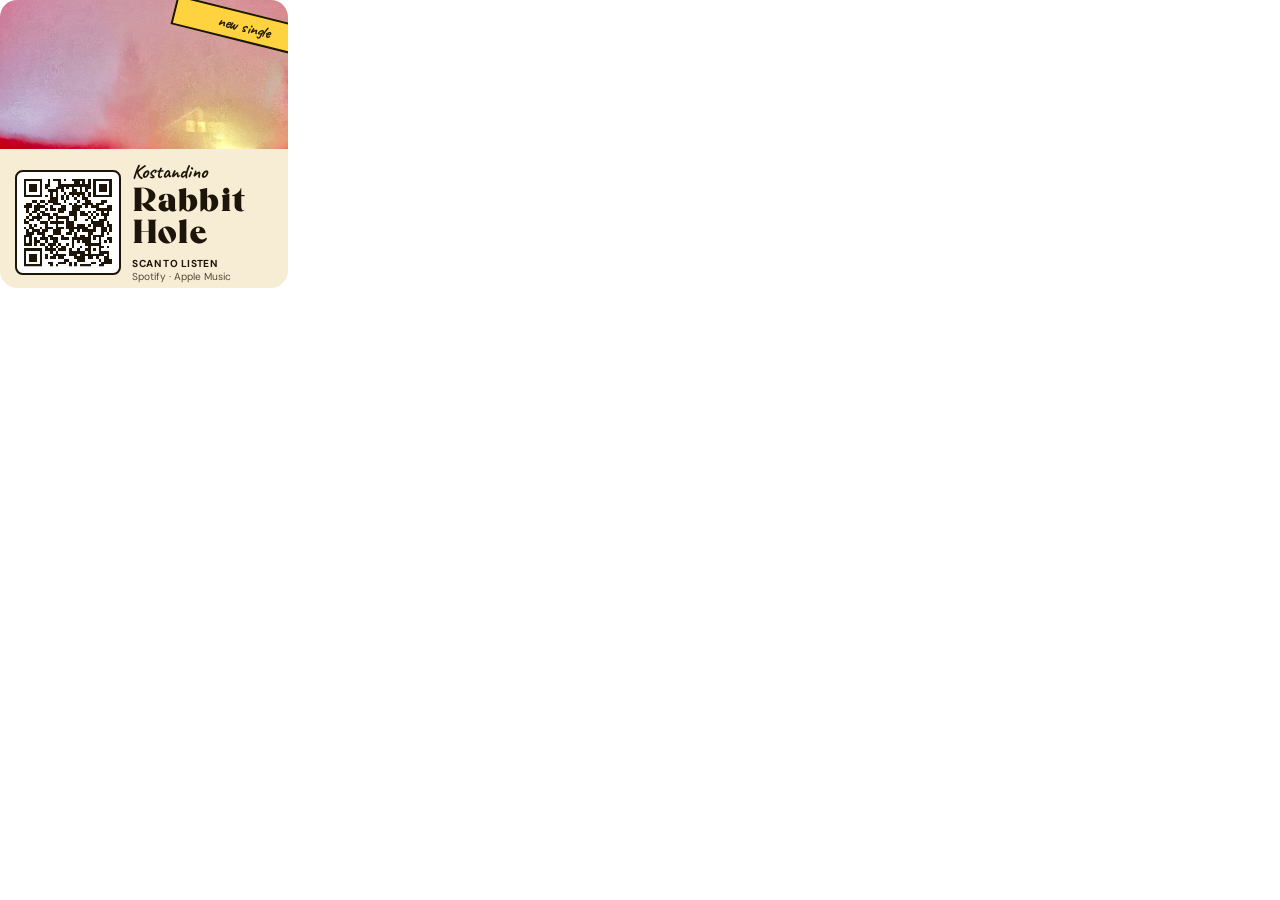
<file: print/sticker-square.html>
<!doctype html>
<html lang="en"><head><meta charset="utf-8"><title>Rabbit Hole stickers</title>
<link rel="preconnect" href="https://fonts.googleapis.com">
<link href="https://fonts.googleapis.com/css2?family=Caveat:wght@700&family=DM+Sans:opsz,wght@9..40,500;9..40,700&display=swap" rel="stylesheet">
<style>
@font-face { font-family: 'Strider'; src: url('../assets/fonts/Strider.otf') format('opentype'); }
:root { --bg:#f7ecd4; --ink:#1d1509; --pop:#ffd23f; --accent:#f2611d; }
* { box-sizing: border-box; margin: 0; }
html, body { background: #fff; -webkit-print-color-adjust: exact; print-color-adjust: exact; }
.sq { width: 3in; height: 3in; background: var(--bg); color: var(--ink); border-radius: .18in; overflow: hidden;
  display: grid; grid-template-rows: 1.55in 1fr; font-family: 'DM Sans', sans-serif; position: relative; }
.sq img { width: 100%; height: 100%; object-fit: cover; object-position: center 35%; display: block; }
.sq .bottom { display: grid; grid-template-columns: 1.1in 1fr; gap: .12in; padding: .14in .16in; align-items: center; }
.sq svg { width: 1.1in; height: 1.1in; display: block; background: #fff; padding: .07in; border: 2.5px solid var(--ink); border-radius: .08in; }
.sq .title { font-family: 'Strider', serif; font-size: 25pt; line-height: .95; }
.sq .who { font-family: 'Caveat', cursive; font-weight: 700; font-size: 15pt; line-height: 1; margin-bottom: .04in; }
.sq .scan { font-weight: 700; font-size: 7.6pt; letter-spacing: .04em; text-transform: uppercase; margin-top: .08in; }
.sq .url { font-size: 7.6pt; opacity: .75; }
.sq .new { position: absolute; top: .12in; right: -.3in; background: var(--pop); color: var(--ink); border: 2.5px solid var(--ink);
  font-family: 'Caveat', cursive; font-weight: 700; font-size: 12pt; line-height: 1; padding: .05in .45in; transform: rotate(14deg); }
.rd { width: 2.5in; height: 2.5in; border-radius: 50%; background: var(--pop); color: var(--ink); border: 3px solid var(--ink);
  display: grid; place-items: center; align-content: center; gap: .05in; font-family: 'DM Sans', sans-serif; text-align: center; }
.rd svg { width: 1.25in; height: 1.25in; display: block; background: #fff; padding: .08in; border: 2.5px solid var(--ink); border-radius: .08in; }
.rd .who { font-family: 'Strider', serif; font-size: 16pt; line-height: 1; margin-top: .06in; }
.rd .scan { font-family: 'Caveat', cursive; font-weight: 700; font-size: 13pt; line-height: 1; }
.rd .url { font-size: 7pt; font-weight: 700; letter-spacing: .04em; }
@page { size: letter; margin: 0; }
.sheet { width: 8.5in; height: 11in; page-break-after: always; display: grid; place-content: center; gap: .3in; }
.sheet.squares { grid-template-columns: repeat(2, 3in); }
.sheet.rounds { grid-template-columns: repeat(3, 2.5in); }
.single { width: max-content; }
</style></head><body>
<div class="single"><div class="sq"><img src="../assets/img/covers/rabbit-hole.jpg" alt="">
  <span class="new">new single</span>
  <div class="bottom"><svg viewBox="0 0 33 33" shape-rendering="crispEdges" xmlns="http://www.w3.org/2000/svg" class="segno"><path class="qrline" stroke="#1d1509" d="M0 0.5h7m2 0h1m1 0h3m1 0h1m2 0h5m1 0h1m1 0h7m-33 1h1m5 0h1m2 0h1m3 0h1m5 0h2m1 0h1m1 0h1m1 0h1m5 0h1m-33 1h1m1 0h3m1 0h1m1 0h2m3 0h12m1 0h1m1 0h3m1 0h1m-33 1h1m1 0h3m1 0h1m1 0h1m3 0h3m1 0h1m1 0h1m2 0h1m1 0h2m1 0h1m1 0h3m1 0h1m-33 1h1m1 0h3m1 0h1m2 0h4m1 0h1m3 0h2m1 0h1m1 0h1m2 0h1m1 0h3m1 0h1m-33 1h1m5 0h1m3 0h1m1 0h1m2 0h1m1 0h6m1 0h1m1 0h1m5 0h1m-33 1h7m1 0h1m1 0h1m1 0h1m1 0h1m1 0h1m1 0h1m1 0h1m1 0h1m1 0h1m1 0h7m-23 1h3m1 0h1m1 0h1m2 0h1m2 0h2m-21 1h2m1 0h2m1 0h4m2 0h1m4 0h1m2 0h2m4 0h2m-30 1h2m2 0h1m2 0h1m2 0h3m3 0h1m1 0h1m2 0h4m1 0h3m-30 1h3m1 0h4m2 0h1m3 0h2m2 0h4m1 0h1m1 0h3m3 0h2m-32 1h1m2 0h2m2 0h1m1 0h2m1 0h3m2 0h3m6 0h6m-32 1h1m1 0h2m1 0h2m5 0h2m2 0h3m1 0h2m1 0h1m1 0h1m2 0h1m1 0h1m-30 1h1m2 0h1m1 0h3m1 0h2m4 0h3m1 0h3m1 0h1m1 0h1m1 0h3m-31 1h1m1 0h4m2 0h2m1 0h5m2 0h1m4 0h1m1 0h1m3 0h1m-31 1h1m1 0h2m1 0h1m3 0h1m2 0h1m3 0h1m2 0h1m3 0h1m1 0h1m2 0h3m-31 1h2m4 0h3m1 0h5m1 0h3m6 0h5m1 0h1m-30 1h1m1 0h1m3 0h1m3 0h1m3 0h3m1 0h3m1 0h1m1 0h4m1 0h2m-33 1h1m1 0h2m2 0h1m1 0h3m1 0h3m1 0h8m2 0h1m2 0h2m1 0h1m-32 1h1m1 0h3m1 0h2m2 0h3m3 0h2m1 0h1m1 0h5m2 0h2m1 0h1m-32 1h3m1 0h3m3 0h3m2 0h2m1 0h1m4 0h2m3 0h1m1 0h1m-32 1h3m4 0h1m1 0h2m3 0h1m4 0h1m1 0h2m1 0h1m1 0h4m-30 1h1m1 0h1m1 0h1m1 0h3m1 0h3m1 0h3m1 0h7m1 0h1m1 0h1m2 0h2m-33 1h1m1 0h1m1 0h2m2 0h1m2 0h2m5 0h1m1 0h1m1 0h3m3 0h1m1 0h1m1 0h1m-33 1h3m1 0h1m1 0h2m1 0h3m1 0h1m2 0h1m1 0h1m4 0h6m-21 1h1m1 0h1m1 0h1m1 0h2m2 0h1m2 0h1m2 0h1m3 0h2m1 0h1m-32 1h7m1 0h4m1 0h3m1 0h1m2 0h1m2 0h2m1 0h1m1 0h1m-29 1h1m5 0h1m3 0h1m1 0h1m4 0h6m1 0h1m3 0h4m-32 1h1m1 0h3m1 0h1m1 0h1m2 0h5m1 0h3m1 0h9m1 0h1m-32 1h1m1 0h3m1 0h1m1 0h1m1 0h2m1 0h2m4 0h4m1 0h2m1 0h1m2 0h2m-32 1h1m1 0h3m1 0h1m8 0h2m3 0h3m5 0h1m1 0h3m-33 1h1m5 0h1m2 0h2m2 0h3m1 0h1m1 0h1m5 0h2m2 0h4m-33 1h7m3 0h1m1 0h1m4 0h1m1 0h1m1 0h4m3 0h2"/></svg><div><div class="who">Kostandino</div><div class="title">Rabbit Hole</div>
  <div class="scan">Scan to listen</div><div class="url">Spotify · Apple Music</div></div></div></div></div></body></html>
</file>
